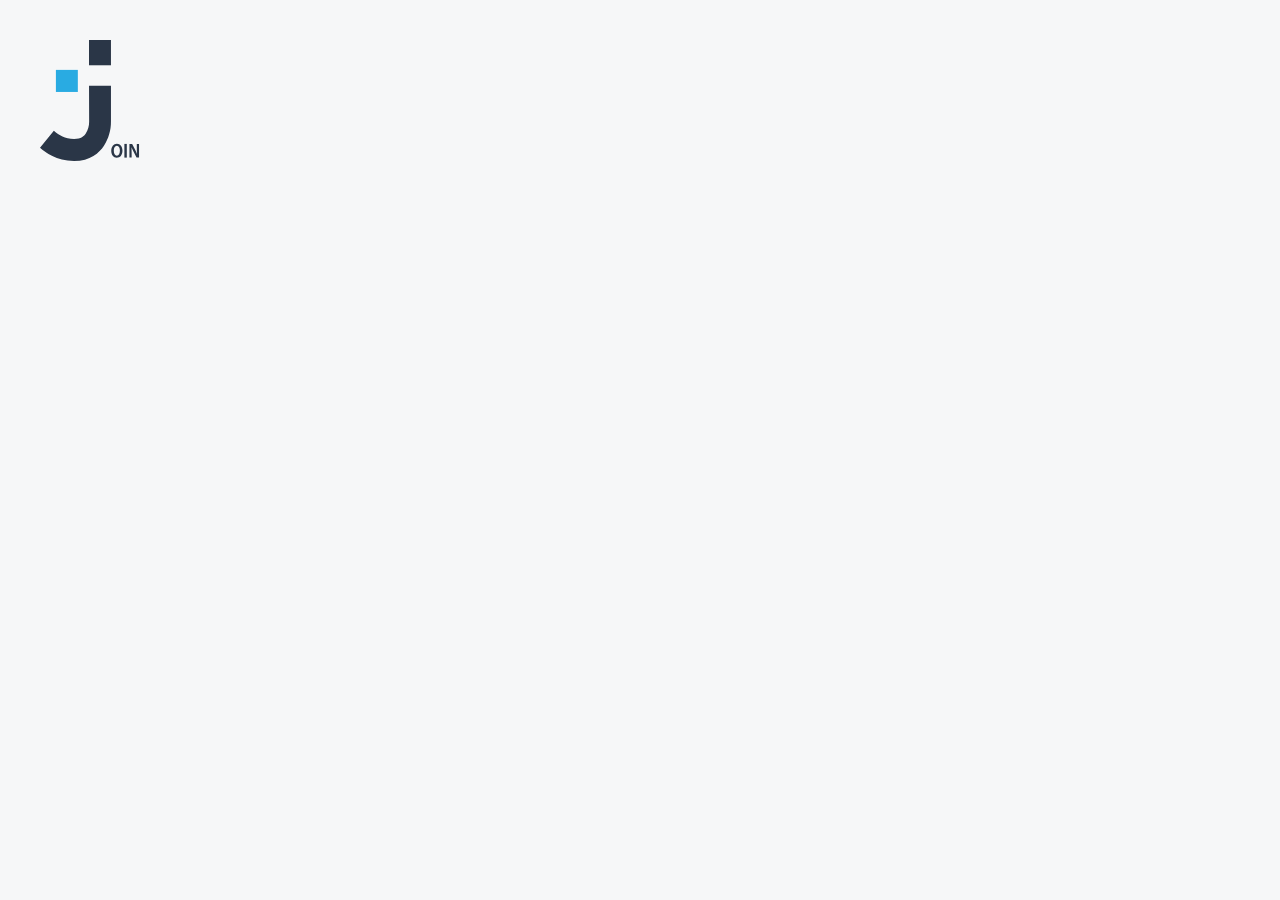
<file: index.html>
<!DOCTYPE html>
<html lang="en">

<head>
  <meta charset="UTF-8">
  <meta name="viewport" content="width=device-width, initial-scale=1.0">
  <title>Join</title>
  <link rel="icon" type="image/svg+xml" href="./assets/icons/logo.svg">
  <link rel="stylesheet" href="./css/styles.css">

  <link rel="stylesheet" href="./css/login.css">

</head>

<body class="loginBody" onload="logoutUser();">

  <div id="startScreen">
    <img src="./assets/icons/logo.svg" alt="Join Logo" class="startLogo">
  </div>


  <div class="loginHeader">
    <img src="./assets/icons/logo.svg" alt="Logo">
    <p class="signupPrompt signupPromptDesktop">
      Not a Join user?
      <a href="./pages/signup.html">
        <button type="button">Sign up</button>
      </a>
    </p>
  </div>

  <main id="mainContent">

    <div class="loginFormWrapper">
      <form id="loginForm" novalidate>
        <h2>Log in</h2>
        <div class="line"></div>
        <div class="loginInputWrapper">

          <div class="inputWithIcon">
            <input type="email" id="loginEmail" placeholder="E-Mail" required />
            <img src="./assets/icons/mail.svg" alt="" class="inputIcon" />
          </div>

          <div class="inputWithIcon passwordInput">
            <input type="password" id="loginPassword" placeholder="Password" required />

            <img src="./assets/icons/pw_lock.svg" alt="" class="inputIcon passwordLockIcon" />

            <button type="button" class="passwordVisibilityButton" aria-label="Show password"
              onclick="togglePasswordVisibility('loginPassword', this)">
              <img src="./assets/icons/pw_visibility_on.svg" alt="" />
            </button>
          </div>
          <span class="loginDismatchInfo" id="loginError">
            Check your email and password. Please try again.
          </span>
        </div>

        <div class="loginButtons">
          <button type="submit" id="userLogin">Log in</button>
          <button type="button" id="guestLogin">Guest Login</button>
        </div>
      </form>
    </div>
    <p class="signupPrompt signupPromptMobile">
      Not a Join user?
      <a href="./pages/signup.html">
        <button type="button">Sign up</button>
      </a>
    </p>
  </main>

  <footer>
    <div class="footerLinks">
      <a href="./pages/privacy.html">Privacy Policy</a>
      <a href="./pages/legals.html">Legal notice</a>
    </div>
  </footer>
  <script src="./scripts/auth.js"></script>
  <script src="./scripts/index.js"></script>
</body>

</html>
</file>
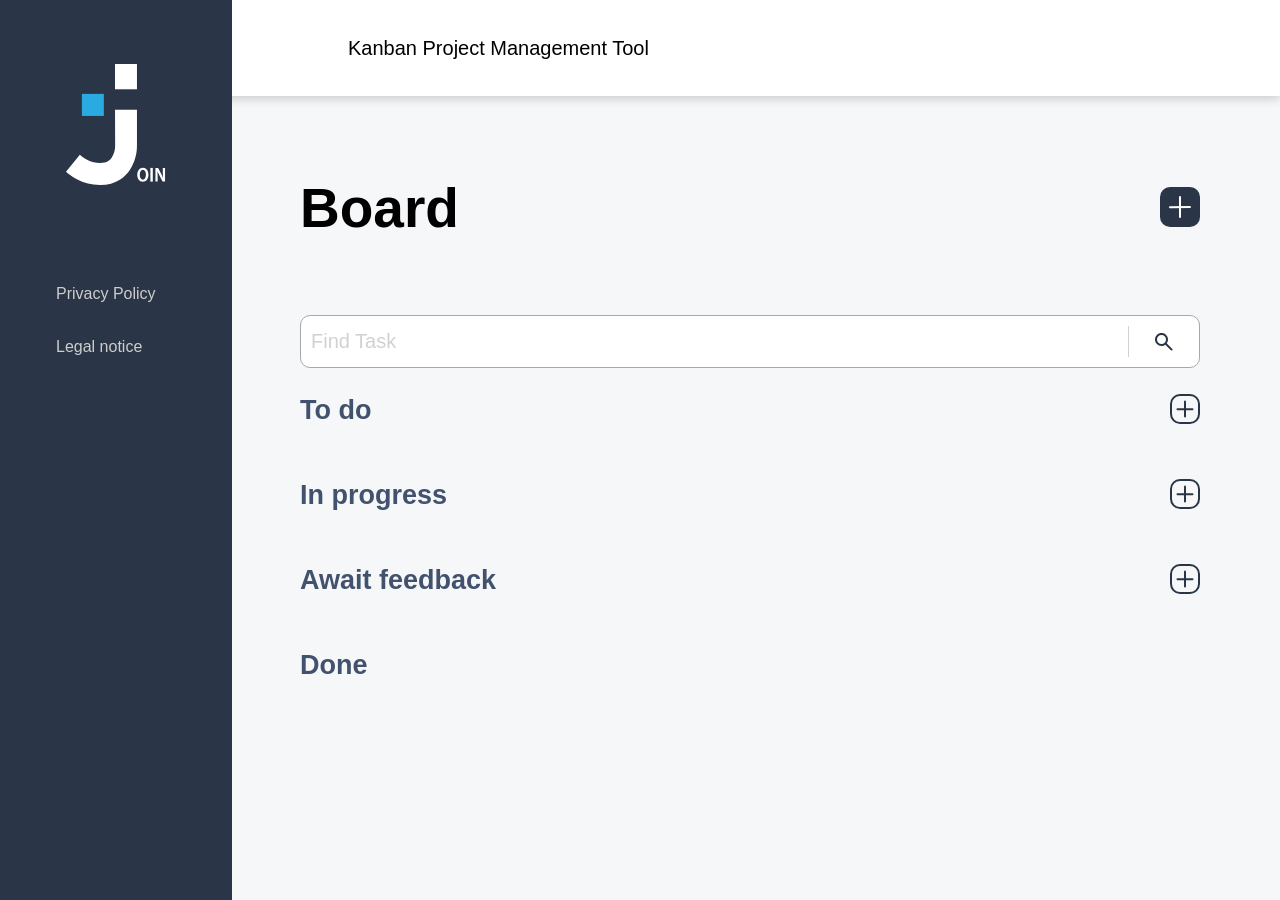
<file: board.html>
<!doctype html>
<html lang="com">

<head>
  <meta charset="UTF-8" />
  <meta name="viewport" content="width=device-width, initial-scale=1.0" />
  <link rel="shortcut icon" href="./assets/img/Capa 1.svg" type="image/x-icon" />
  <script src="./scripts/board.js"></script>
  <script src="./scripts/edit-task-contacts.js"></script>
  <script src="./scripts/task-open.js"></script>
  <script src="./scripts/task.js"></script>
  <script src="./scripts/task-contacts.js"></script>
  <script src="./scripts/tasktemplate.js"></script>
  <script src="./scripts/edit-tasktemplate.js"></script>
  <script src="./scripts/contacts-data.js"></script>
  <script src="./scripts/contacts-templates.js"></script>
  <script src="./scripts/contacts.js"></script>
  <script src="./scripts/auth.js"></script>
  <script src="./scripts/edit-task.js"></script>
  <link rel="stylesheet" href="./css/task.css" />
  <link rel="stylesheet" href="./css/board.css" />
  <link rel="stylesheet" href="./css/style.css" />
  <title>Join - Board</title>
  <link rel="icon" type="image/svg+xml" href="./assets/icons/logo.svg" />
</head>

<body onclick="
      submenuClose();
      addTaskClose();
      taskClose();
      closeContactList(); 
      closeCategoryOptions();
    " onload="setMinDate(); updateHTML(); loadContacts();" id="body">
  <header>
    <nav>
      <h2>Kanban Project Management Tool</h2>
      <div class="no-display" id="initals-help">
        <a href="./pages/help.html"><img src="./assets/img/help.svg" alt="help" /></a><button id="userInitials" onclick="
              submenuOpen();
              logDownWBubblingProtection(event);
            ">
          G
        </button>
      </div>
    </nav>
    <dialog onload="logDownWBubblingProtection(event)" id="submenu" class="submenu">
      <a class="help-submenu" href="./pages/help.html">Help</a>
      <a href="./pages/legals.html">Legal Notice</a>
      <a href="./pages/privacy.html">Privacy Policy</a>
      <a href="./index.html" onclick="logoutUser()">Log out</a>
    </dialog>
  </header>
  <main>
    <div class="menu">
      <img src="./assets/img/Join logo vector.svg" alt="join logo" />
      <nav>
        <ul id="menu" class="no-display">
          <a class="menu-top" href="./summary.html"><img src="./assets/img/Vector.svg" alt="vector.svg" />Summary</a>
          <a class="menu-top" href="./task.html"><img src="./assets/img/edit_square.svg" alt="edit square png" />Add
            Task</a>
          <a class="current-page" href=""><img src="./assets/img/Iconshover.svg" alt="board icon" />Board</a>
          <a class="menu-top" href="./contacts.html"><img src="./assets/img/perm_contact_calendar.svg"
              alt="perm contact calendar.svg" />Contacts</a>
        </ul>

        <ul>
          <a class="menu-bottom" href="./pages/privacy.html">Privacy Policy</a>
          <a class="menu-bottom" href="./pages/legals.html">Legal notice</a>
        </ul>
      </nav>
    </div>

    <section>
      <div class="title">
        <h1>Board <a href="./task.html" class="add-task-mobile"><img src="./assets/img/plus add task mobile.svg"
              alt="add-task.button"></a></h1>

        <span>
          <div class="searchbar">
            <input type="search" id="search-bar" placeholder="Find Task" oninput="searchTasks()" />
            <div></div>
            <button class="search-btn">
              <img src="./assets/img/search.svg" alt="search svg" />
            </button>
          </div>

          <button class="add-task-btn" onclick="
                addtaskOpen();
                logDownWBubblingProtection(event);
              ">
            Add task <img src="./assets/img/add.svg" alt="add svg" />
          </button>
        </span>
      </div>
      <article>
        <figure>
          <div class="category">
            <h3>To do</h3>
            <button onclick="
                  addtaskOpen();
                  logDownWBubblingProtection(event);
                ">
              <img src="./assets/img/plus button.svg" alt="add svg" />
            </button>
            <a href="./task.html" class="plus-button-mobile">
              <img src="./assets/img/plus button mobile.svg" alt="plus-button">
            </a>
          </div>
          <div id="to-do" class="task-cards" ondrop="moveTo('To do'); removeHighlight('to-do');"
            ondragleave="removeHighlight('to-do')" ondragover="allowDrop(event); highlight('to-do')">
          </div>


        </figure>

        <figure onclick="
              logDownWBubblingProtection(event);
            ">
          <div class="category">
            <h3>In progress</h3>
            <button onclick="
                  addtaskOpen();
                  logDownWBubblingProtection(event);
                ">
              <img src="./assets/img/plus button.svg" alt="add svg" />
            </button>
            <a href="./task.html" class="plus-button-mobile">
              <img src="./assets/img/plus button mobile.svg" alt="plus-button">
            </a>
          </div>
          <div id="in-progress" class="task-cards" ondrop="moveTo('In progress'); removeHighlight('in-progress');"
            ondragleave="removeHighlight('in-progress')" ondragover="allowDrop(event); highlight('in-progress');">
          </div>
        </figure>

        <figure>
          <div class="category">
            <h3>Await feedback</h3>
            <button onclick="
                  addtaskOpen();
                  logDownWBubblingProtection(event);
                ">
              <img src="./assets/img/plus button.svg" alt="add svg" />
            </button>
            <a href="./task.html" class="plus-button-mobile">
              <img src="./assets/img/plus button mobile.svg" alt="plus-button">
            </a>
          </div>
          <div id="await-feedback" class="task-cards"
            ondrop="moveTo('Await feedback'); removeHighlight('await-feedback');"
            ondragleave="removeHighlight('await-feedback')" ondragover="allowDrop(event); highlight('await-feedback');">
          </div>
        </figure>

        <figure>
          <div class="category">
            <h3>Done</h3>
          </div>
          <div id="done" class="task-cards" ondrop="moveTo('Done'); removeHighlight('done');"
            ondragleave="removeHighlight('done')" ondragover="allowDrop(event); highlight('done');">
          </div>
        </figure>
      </article>
      <dialog onload="logDownWBubblingProtection(event);" id="add-task" class="add-task" onclick="closeContactList(); closeCategoryOptions();">
        <form onsubmit="addToTasks(event)" onclick="logDownWBubblingProtection(event); closeContactList(); closeCategoryOptions();" id="task-form" novalidate>
          <div class="add-task-content">
            <h1>Add Task <button onclick="addTaskClose()" type="button">
                <img src="./assets/img/cancel.svg" alt="cancel" />
              </button></h1>

            <div>
              <div class="formular">
                <div class="form-area">
                  <div class="form-area-fields">
                    <label for="title">Title<span style="color: rgba(255, 129, 144, 1)">*</span></label>
                    <input id="title" type="text" placeholder="Enter a title" />
                    <div class="validation-message" id="validation-message"></div>
                  </div>

                  <div class="form-area-fields">
                    <label for="description">Description</label>
                    <div class="custom-textarea">
                      <textarea oninput="limitTextarea(this);" id="description" name="description"
                        placeholder="Enter a Description"></textarea>
                      <img src="./assets/img/Recurso.svg" alt="Recurso" class="resize-handle"
                        onmousedown="startResize(event, 'description')" draggable="false">
                    </div>
                  </div>

                  <div class="form-area-fields">
                    <label for="due-date">Due date<span style="color: rgba(255, 129, 144, 1)">*</span></label>
                    <div id="date-input" class="date-input" onclick="document.getElementById('due-date').showPicker()">
                      <input type="date" id="due-date" name="due-date" required />
                      <img src="./assets/img/event.svg" alt="calender">
                    </div>
                    <div class="validation-message" id="validation-message"></div>
                  </div>
                </div>

                <div class="form-line"></div>

                <div class="form-area">
                  <div class="form-area-fields">
                    <label>Priority</label>
                    <div class="priority">
                      <input class="radio__input" type="radio" id="urgent" name="priority" value="urgent" />
                      <label class="radio__label-urgent" for="urgent">Urgent <img src="./assets/img/urgent.svg"
                          alt="urgent" /></label>

                      <input class="radio__input" type="radio" id="medium" name="priority" value="medium" checked/>
                      <label class="radio__label-medium" for="medium">Medium <img src="./assets/img/medium.svg"
                          alt="medium" /></label>

                      <input class="radio__input" type="radio" id="low" name="priority" value="low" />
                      <label class="radio__label-low" for="low">Low <img src="./assets/img/low.svg" alt="low" /></label>
                    </div>
                  </div>

                  <div class="form-area-fields">
                    <label for="contacts">Assigned to</label>
                    <div class="assigned-to">
                      <div class="custom-selectbox" onclick="logDownWBubblingProtection(event); toggleContactList();">
                        <input type="search" id="contacts" name="contacts" placeholder="Select contacts to assign"
                          oninput="searchContacts();" />
                        <div id="contacts-arrow" class="arrow">
                          <img src="./assets/img/arrow_drop_down.svg" alt="arrow_drop_down" />
                        </div>
                      </div>

                      <div class="contact-list display-none" id="contact-list" onclick="logDownWBubblingProtection(event);""></div>
                    </div>
                    <div id="contact-line" class="contact-line"></div>
                  </div>

                  <div class="form-area-fields">
                    <label>Category<span style="color: rgba(255, 129, 144, 1)">*</span></label>

                    <div class="custom-select">
                      <div class="custom-selectbox" style="padding-left: 15px" onclick="logDownWBubblingProtection(event); toggleCategoryOptions()"
                        id="custom-category-input">
                        <input type="text" name="category" id="category-input" placeholder="Select task category"
                          class="category-input">
                        <div class="arrow" id="category-arrow">
                          <img src="./assets/img/arrow_drop_down.svg" alt="arrow_drop_down" />
                        </div>
                      </div>
                      <div class="validation-message" id="validation-message"></div>
                      <div class="category-options display-none" id="category-options">
                        <div onclick="selectCategory('Technical Task')">Technical Task</div>
                        <div onclick="selectCategory('User Story')">User Story</div>
                      </div>

                    </div>
                  </div>

                  <div class="form-area-fields">
                    <label for="subtask">Subtasks</label>
                    <div class="subtask-input-container">
                      <input id="subtask" type="text" placeholder="Add new subtask" />

                      <div class="subtask-actions">
                        <button onclick="clearSubtask()" type="button"><img src="./assets/img/cancel.svg"
                            alt="close"></button>
                        <div class="line"></div>
                        <button onclick="addSubtask()" type="button"><img src="./assets/img/checkblue.svg"
                            alt="check"></button>
                      </div>
                    </div>

                    <ul class="subtask-interaction" id="subtask-interaction"></ul>

                  </div>
                </div>
              </div>

              <div class="form-footer">
                <div>
                  <span style="color: rgba(255, 129, 144, 1); font-size: 20px">*</span>This field is required
                </div>

                <div>
                  <button onclick="addTaskClose();" class="cancel" type="button">
                    Cancel<img class="button-icon" src="./assets/img/cancel.svg" alt="cancel" /><img
                      class="button-icon-hover" src="./assets/img/cancelhover.svg" alt="cancelhover" />
                  </button>
                  <button class="create-task" type="submit">
                    <input id="create-task" value="Create Task" type="submit" /><img src="./assets/img/check.svg"
                      alt="check" />
                  </button>
                </div>
              </div>
            </div>
          </div>
        </form>
        </div>
      </dialog>




      <dialog class="task" onload="logDownWBubblingProtection(event);" id="task">

      </dialog>
    </section>
    <dialog id="success-dialog" class="success-dialog">Task added to board <img src="./assets/img/Iconshover.svg"
        alt="success"></dialog>
  </main>
</body>

</html>
</file>
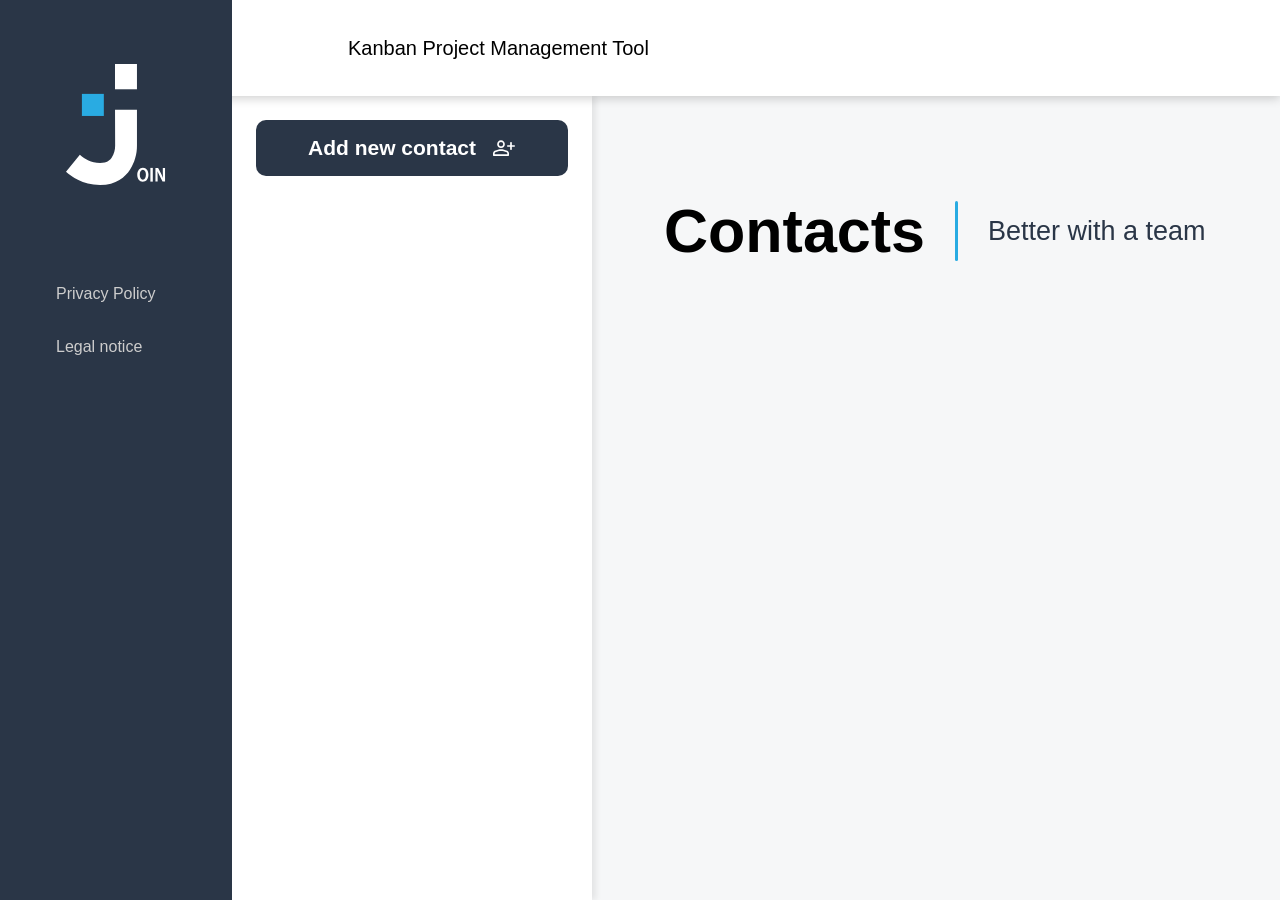
<file: contacts.html>
<!doctype html>
<html lang="en">

<head>
	<meta charset="UTF-8" />
	<meta name="viewport" content="width=device-width, initial-scale=1.0" />
	<link rel="stylesheet" href="./css/style.css" />
	<link rel="stylesheet" href="./css/contacts.css" />
	<script src="./scripts/summary.js"></script>

	<script src="./scripts/contacts-data.js"></script>
	<script src="./scripts/contacts-templates.js"></script>
	<script src="./scripts/contacts-overlay.js"></script>
	<script src="./scripts/contacts.js"></script>
	<script src="./scripts/auth.js"></script>
	<link rel="shortcut icon" href="./assets/img/Capa 1.svg" type="image/x-icon" />
	<title>Join - Contacts</title>
	<link rel="icon" type="image/svg+xml" href="./assets/icons/logo.svg" />
</head>

<body onload="initContacts()" onclick="
			submenuClose();
			closeMobileContactActions();
		" id="body">
	<header>
		<nav>
			<h2>Kanban Project Management Tool</h2>
			<div class="no-display" id="initals-help">
				<a href="./pages/help.html">
					<img src="./assets/img/help.svg" alt="help" />
				</a>
				<button id="userInitials" onclick="
							submenuOpen();
							logDownWBubblingProtection(event);
						">
					SM
				</button>
			</div>
		</nav>
		<dialog onload="logDownWBubblingProtection(event)" id="submenu" class="submenu">
			<a class="help-submenu" href="./pages/help.html">Help</a>
			<a href="./pages/legals.html">Legal Notice</a>
			<a href="./pages/privacy.html">Privacy Policy</a>
			<a href="./index.html" onclick="logoutUser()">Log out</a>
		</dialog>
	</header>

	<main>
		<div class="menu">
			<img src="./assets/img/Join logo vector.svg" alt="join logo" />
			<nav>
				<ul id="menu" class="no-display">
					<a class="menu-top" href="./summary.html"><img src="./assets/img/Vector.svg"
							alt="summary icon" />Summary</a>
					<a class="menu-top" href="./task.html"><img src="./assets/img/edit_square.svg"
							alt="add task icon" />Add Task</a>
					<a class="menu-top" href="./board.html"><img src="./assets/img/Icons.svg"
							alt="board icon" />Board</a>
					<a class="current-page" href="./contacts.html"><img src="./assets/img/perm_contact_calendar.svg"
							alt="contacts icon" />Contacts</a>
				</ul>

				<ul>
					<a class="menu-bottom" href="./pages/privacy.html">Privacy Policy</a>
					<a class="menu-bottom" href="./pages/legals.html">Legal notice</a>
				</ul>
			</nav>
		</div>

		<section id="contactsPage" class="contacts-page">
			<aside class="contacts-list-panel">
				<button class="add-contact-button" type="button" onclick="
							openAddContactOverlay();
							logDownWBubblingProtection(event);
						">
					Add new contact
					<img src="./assets/icons/person_add.svg" alt="" />
				</button>

				<div id="contactsList" class="contacts-list"></div>
			</aside>

			<section class="contacts-detail-panel">
				<div class="contacts-title">
					<button class="mobile-page-back" type="button" onclick="showContactsListMobile()"
						aria-label="Back to contacts">
						<img src="./assets/icons/arrow_left.svg" alt="" />
					</button>
					<h1>Contacts</h1>
					<div></div>
					<h2>Better with a team</h2>
				</div>

				<article id="contactDetail" class="contact-detail"></article>
			</section>
		</section>

		<dialog id="contactOverlay" class="contact-overlay" onclick="logDownWBubblingProtection(event)">
			<form id="contactForm" class="contact-modal" onsubmit="saveContact(event)" novalidate>
				<aside class="contact-modal-sidebar">
					<button class="mobile-contact-modal-close" type="button" onclick="closeContactOverlay()">
						<img src="./assets/icons/close_light.svg" alt="" />
					</button>
					<img class="contact-modal-logo" src="./assets/img/Join logo vector.svg" alt="Join logo" />
					<h2 id="contactOverlayTitle">Add contact</h2>
					<p id="contactOverlaySubtitle">
						Tasks are better with a team!
					</p>
					<div></div>
				</aside>

				<div class="contact-modal-content">
					<button class="contact-modal-close" type="button" onclick="closeContactOverlay()">
						<img src="./assets/icons/close_dark.svg" alt="" />
					</button>

					<div id="contactOverlayAvatar" class="contact-modal-avatar empty-avatar">
						<img src="./assets/icons/person.svg" alt="" />
					</div>

					<div class="contact-modal-fields">
						<label class="contact-input">
							<input id="contactNameInput" type="text" placeholder="Name" required />
							<img src="./assets/icons/person.svg" alt="" />
						</label>

						<label class="contact-input">
							<input id="contactEmailInput" type="email" placeholder="Email" required />
							<img src="./assets/icons/mail.svg" alt="" />
						</label>

						<label class="contact-input">
							<input id="contactPhoneInput" type="tel" placeholder="Phone" required />
							<img src="./assets/icons/call.svg" alt="" />
						</label>

						<div class="contact-modal-actions">
							<button id="contactCancelButton" class="secondary-contact-button" type="button"
								onclick="closeContactOverlay()">
								<span id="contactCancelButtonText">Cancel</span>
								<img id="contactCancelButtonIcon" src="./assets/icons/close_dark.svg" alt="" />
							</button>
							<button id="contactSubmitButton" class="primary-contact-button" type="submit">
								<span id="contactSubmitButtonText">Create contact</span>
								<img src="./assets/icons/check_light.svg" alt="" />
							</button>
						</div>
					</div>
				</div>
			</form>
		</dialog>

		<div id="contactToast" class="contact-toast">
			Contact successfully created
		</div>
	</main>
</body>

</html>
</file>
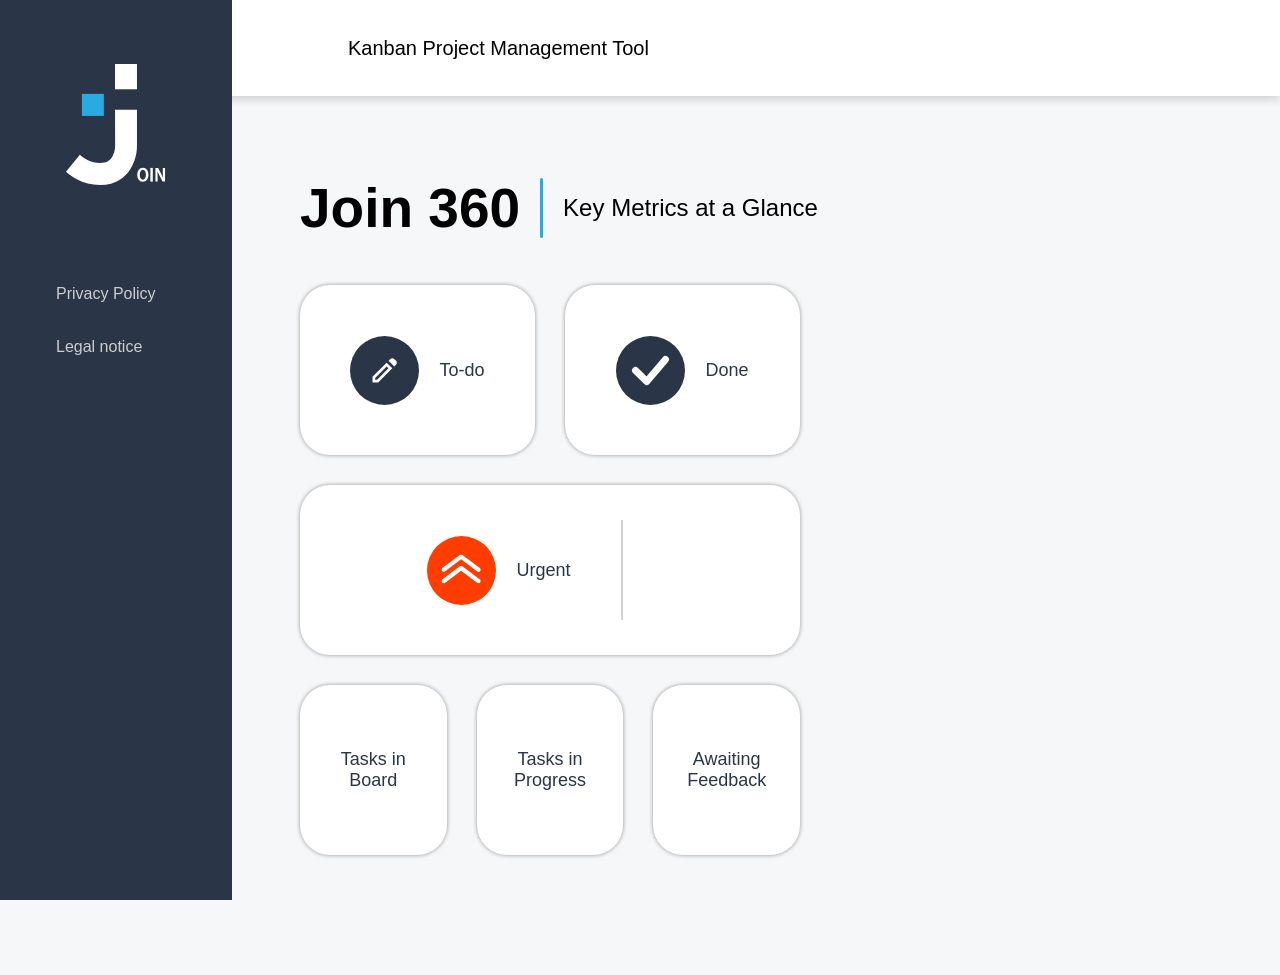
<file: summary.html>
<!doctype html>
<html lang="com">

<head>
  <meta charset="UTF-8" />
  <meta name="viewport" content="width=device-width, initial-scale=1.0" />
  <link rel="stylesheet" href="./css/summary.css" />
  <link rel="stylesheet" href="./css/style.css" />
  <script src="./scripts/summary.js"></script>
  <script src="./scripts/task.js"></script>
  <script src="./scripts/board.js"></script>
  <script src="./scripts/auth.js"></script>
  <script src="./scripts/tasktemplate.js"></script>
  <link rel="shortcut icon" href="./assets/img/Capa 1.svg" type="image/x-icon" />
  <title>Join - Summary</title>
  <link rel="icon" type="image/svg+xml" href="./assets/icons/logo.svg" />
</head>

<body id="body" onload="
      fetchData();
      greeting();
    " onclick="submenuClose()" id="body">
  <header>
    <nav>
      <h2>Kanban Project Management Tool</h2>
      <div class="no-display" id="initals-help">
        <a href="./pages/help.html"><img src="./assets/img/help.svg" alt="help" /></a><button id="userInitials" onclick="
              submenuOpen();
              logDownWBubblingProtection(event);
            ">
          G
        </button>
      </div>
    </nav>
    <dialog onload="logDownWBubblingProtection(event)" id="submenu" class="submenu">
      <a class="help-submenu" href="./pages/help.html">Help</a>
      <a href="./pages/legals.html">Legal Notice</a>
      <a href="./pages/privacy.html">Privacy Policy</a>
      <a href="./index.html" onclick="logoutUser()">Log out</a>
    </dialog>
  </header>

  <main>
    <div class="menu">
      <img src="./assets/img/Join logo vector.svg" alt="join logo" />
      <nav>
        <ul id="menu" class="no-display">
          <a class="current-page" href=""><img src="./assets/img/vectorhover.svg" alt="vectorhover.svg" />Summary</a>
          <a class="menu-top" href="./task.html"><img src="./assets/img/edit_square.svg" alt="edit square svg" />Add
            Task</a>
          <a class="menu-top" href="./board.html"><img src="./assets/img/Icons.svg" alt="board icon" />Board</a>
          <a class="menu-top" href="./contacts.html"><img src="./assets/img/perm_contact_calendar.svg"
              alt="perm contact calendar.svg" />Contacts</a>
        </ul>

        <ul>
          <a class="menu-bottom" href="./pages/privacy.html">Privacy Policy</a>
          <a class="menu-bottom" href="./pages/legals.html">Legal notice</a>
        </ul>
      </nav>
    </div>

    <section>
      <div class="title" id="summary-title">
        <h1>Join 360</h1>
        <div></div>
        <h3>Key Metrics at a Glance</h3>
        <span></span>
      </div>
      <article>
        <div id="summary">
          <figure>
            <a href="./board.html">
              <img class="button-icon" src="./assets/img/Frame 59.svg" alt="ellipse" />
              <img class="button-icon-hover" src="./assets/img/ellipsehover.svg" alt="ellipse hover" />
              <span>
                <h4 id="to-do-count"></h4>
                To-do
              </span>
            </a>

            <a href="./board.html">
              <img class="button-icon" src="./assets/img/Group 7.svg" alt="done svg" />
              <img class="button-icon-hover" src="./assets/img/donehover.svg" alt="donehover svg" />
              <span>
                <h4 id="done-count"></h4>
                Done
              </span>
            </a>
          </figure>

          <a href="./board.html" class="deadline">
            <img src="./assets/img/urgent1.svg" alt="urgent png" />
            <span>
              <h4 id="urgent-count"></h4>
              Urgent
            </span>
            <div></div>
            <p id="next-deadline"></p>
          </a>

          <figure>
            <a href="./board.html">
              <span>
                <h4 id="tasks-count"></h4>
                Tasks in Board
              </span>
            </a>

            <a href="./board.html">
              <span>
                <h4 id="progress-count"></h4>
                Tasks in Progress
              </span>
            </a>

            <a href="./board.html">
              <span>
                <h4 id="feedback-count"></h4>
                Awaiting Feedback
              </span>
            </a>
          </figure>
        </div>
        <div id="greeting" class="greeting"></div>
      </article>
    </section>
  </main>
</body>

</html>
</file>
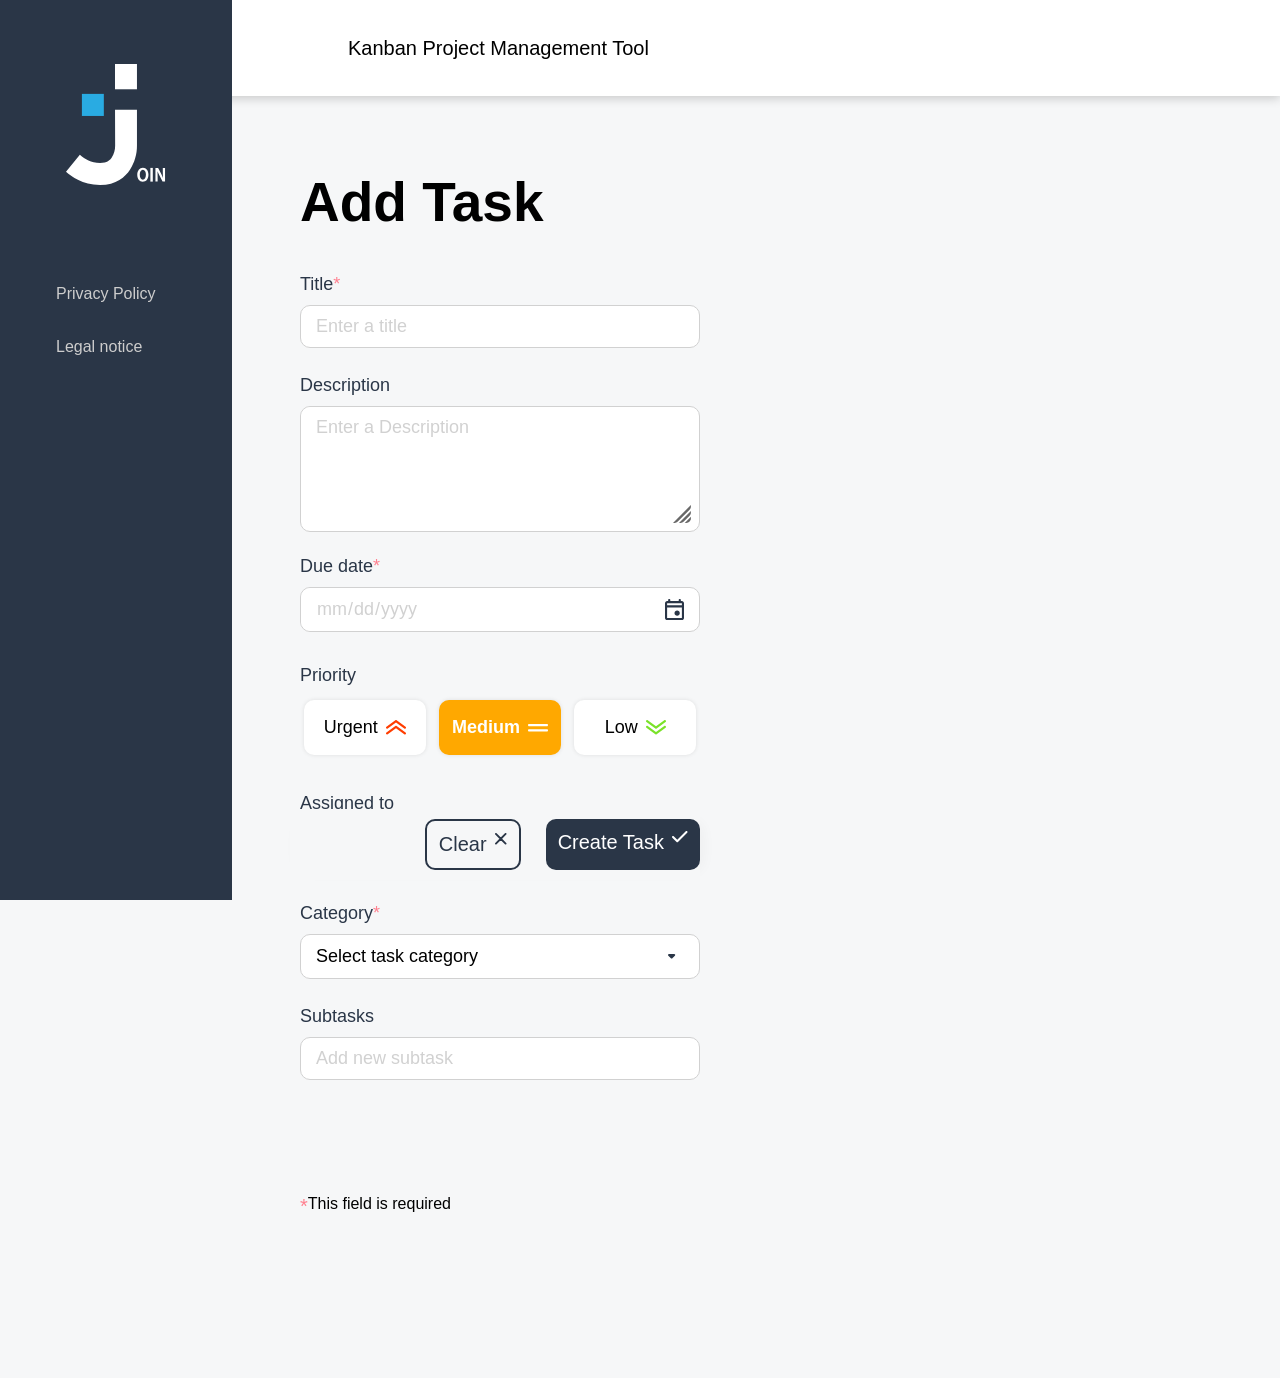
<file: task.html>
<!doctype html>
<html lang="com">

<head>
  <meta charset="UTF-8" />
  <meta name="viewport" content="width=device-width, initial-scale=1.0" />
  <script src="./scripts/board.js"></script>
  <script src="./scripts/task.js"></script>
  <script src="./scripts/task-contacts.js"></script>
  <script src="./scripts/script.js"></script>
  <script src="./scripts/tasktemplate.js"></script>
  <script src="./scripts/contacts-data.js"></script>
  <script src="./scripts/contacts-templates.js"></script>
  <script src="./scripts/contacts.js"></script>
  <script src="./scripts/auth.js"></script>
  <link rel="stylesheet" href="./css/board.css" />
  <link rel="stylesheet" href="./css/task.css" />
  <link rel="stylesheet" href="./css/style.css" />
  <title>Join - Task</title>
  <link rel="icon" type="image/svg+xml" href="./assets/icons/logo.svg" />
</head>

<body onload="setMinDate(); loadContacts();" onclick="closeContactList(); closeCategoryOptions(); submenuClose();"
  id="body">
  <header>
    <nav>
      <h2>Kanban Project Management Tool</h2>
      <div class="no-display" id="initals-help">
        <a href="./pages/help.html"><img src="./assets/img/help.svg" alt="help" /></a><button id="userInitials" onclick="
              submenuOpen();
              logDownWBubblingProtection(event);
            ">
          G
        </button>
      </div>
    </nav>
    <dialog onload="logDownWBubblingProtection(event)" id="submenu" class="submenu">
      <a class="help-submenu" href="./pages/help.html">Help</a>
      <a href="./pages/legals.html">Legal Notice</a>
      <a href="./pages/privacy.html">Privacy Policy</a>
      <a href="./index.html" onclick="logoutUser()">Log out</a>
    </dialog>
  </header>
  <main>
    <div class="menu">
      <img src="./assets/img/Join logo vector.svg" alt="join logo" />
      <nav>
        <ul id="menu" class="no-display">
          <a class="menu-top" href="./summary.html"><img src="./assets/img/Vector.svg" alt="vector.svg" />Summary</a>
          <a class="current-page"><img src="./assets/img/edit_square.svg" alt="edit square png" />Add Task</a>
          <a class="menu-top" href="./board.html"><img src="./assets/img/Iconshover.svg" alt="board icon" />Board</a>
          <a class="menu-top" href="./contacts.html"><img src="./assets/img/perm_contact_calendar.svg"
              alt="perm contact calendar.svg" />Contacts</a>
        </ul>

        <ul>
          <a class="menu-bottom" href="./pages/privacy.html">Privacy Policy</a>
          <a class="menu-bottom" href="./pages/legals.html">Legal notice</a>
        </ul>
      </nav>
    </div>
    <section>
      <form onsubmit="addToTasks(event)" id="task-form" class="addtask-form" novalidate>
        <div class="add-task-content no-padding">
          <h1>Add Task</h1>

          <div class="form-width">
            <div class="formular">
              <div class="form-area">
                <div class="form-area-fields">
                  <label for="title">Title<span style="color: rgba(255, 129, 144, 1)">*</span></label>
                  <input id="title" type="text" placeholder="Enter a title" />
                  <div class="validation-message" id="validation-message"></div>
                </div>

                <div class="form-area-fields">
                  <label for="description">Description</label>
                  <div class="custom-textarea">
                    <textarea oninput="limitTextarea(this);" id="description" name="description"
                      placeholder="Enter a Description"></textarea>
                    <img src="./assets/img/Recurso.svg" alt="Recurso" class="resize-handle"
                      onmousedown="startResize(event, 'description')" draggable="false">
                  </div>
                </div>

                <div class="form-area-fields">
                  <label for="due-date">Due date<span style="color: rgba(255, 129, 144, 1)">*</span></label>
                  <div id="date-input" class="date-input" onclick="document.getElementById('due-date').showPicker()">
                    <input type="date" id="due-date" name="due-date" required />
                    <img src="./assets/img/event.svg" alt="calender">
                  </div>
                  <div class="validation-message" id="validation-message"></div>
                </div>
              </div>

              <div class="form-line"></div>

              <div class="form-area">
                <div class="form-area-fields">
                  <label>Priority</label>
                  <div class="priority">
                    <input class="radio__input" type="radio" id="urgent" name="priority" value="urgent" />
                    <label class="radio__label-urgent" for="urgent">Urgent <img src="./assets/img/urgent.svg"
                        alt="urgent" /></label>

                    <input class="radio__input" type="radio" id="medium" name="priority" value="medium" checked/>
                    <label class="radio__label-medium" for="medium">Medium <img src="./assets/img/medium.svg"
                        alt="medium" /></label>

                    <input class="radio__input" type="radio" id="low" name="priority" value="low" />
                    <label class="radio__label-low" for="low">Low <img src="./assets/img/low.svg" alt="low" /></label>
                  </div>
                </div>

                <div class="form-area-fields">
                  <label for="contacts">Assigned to</label>
                  <div class="assigned-to">
                    <div class="custom-selectbox" onclick="toggleContactList(); logDownWBubblingProtection(event);">
                      <input type="search" id="contacts" name="contacts" placeholder="Select contacts to assign"
                        oninput="searchContacts();" />
                      <div id="contacts-arrow" class="arrow">
                        <img src="./assets/img/arrow_drop_down.svg" alt="arrow_drop_down" />
                      </div>
                    </div>

                    <div class="contact-list display-none" id="contact-list"
                      onclick="logDownWBubblingProtection(event);"></div>
                  </div>
                  <div id="contact-line" class="contact-line"></div>
                </div>

                <div class="form-area-fields">
                  <label>Category<span style="color: rgba(255, 129, 144, 1)">*</span></label>

                  <div class="custom-select">
                    <div class="custom-selectbox" style="padding-left: 15px"
                      onclick="toggleCategoryOptions(); logDownWBubblingProtection(event);" id="custom-category-input">
                      <input type="text" name="category" id="category-input" placeholder="Select task category"
                        class="category-input">
                      <div class="arrow" id="category-arrow">
                        <img src="./assets/img/arrow_drop_down.svg" alt="arrow_drop_down" />
                      </div>
                    </div>
                    <div class="validation-message" id="validation-message"></div>
                    <div class="category-options display-none" id="category-options"
                      onclick="logDownWBubblingProtection(event);">
                      <div onclick="selectCategory('Technical Task')">Technical Task</div>
                      <div onclick="selectCategory('User Story')">User Story</div>
                    </div>

                  </div>
                </div>

                <div class="form-area-fields">
                  <label for="subtask">Subtasks</label>
                  <div class="subtask-input-container">
                    <input id="subtask" type="text" placeholder="Add new subtask" />

                    <div class="subtask-actions">
                      <button onclick="clearSubtask()" type="button"><img src="./assets/img/cancel.svg"
                          alt="close"></button>
                      <div class="line"></div>
                      <button onclick="addSubtask()" type="button"><img src="./assets/img/checkblue.svg"
                          alt="check"></button>
                    </div>
                  </div>

                  <ul class="subtask-interaction" id="subtask-interaction"></ul>

                </div>
              </div>
            </div>

            <div class="form-footer">
              <div class="required-info">
                <span style="color: rgba(255, 129, 144, 1); font-size: 20px">*</span>This field is required
              </div>

              <div class="clear-create">
                <button onclick="clearTaskForm();" class="cancel" type="button">
                  Clear<img class="button-icon" src="./assets/img/cancel.svg" alt="cancel" /><img
                    class="button-icon-hover" src="./assets/img/cancelhover.svg" alt="cancelhover" />
                </button>
                <button class="create-task" type="submit">
                  <input id="create-task" value="Create Task" type="submit" /><img src="./assets/img/check.svg"
                    alt="check" />
                </button>
              </div>
            </div>
          </div>
        </div>
      </form>
    </section>
    <dialog id="success-dialog" class="success-dialog">Task added to board <img src="./assets/img/Iconshover.svg"
        alt="success"></dialog>
  </main>
</body>

</html>
</file>
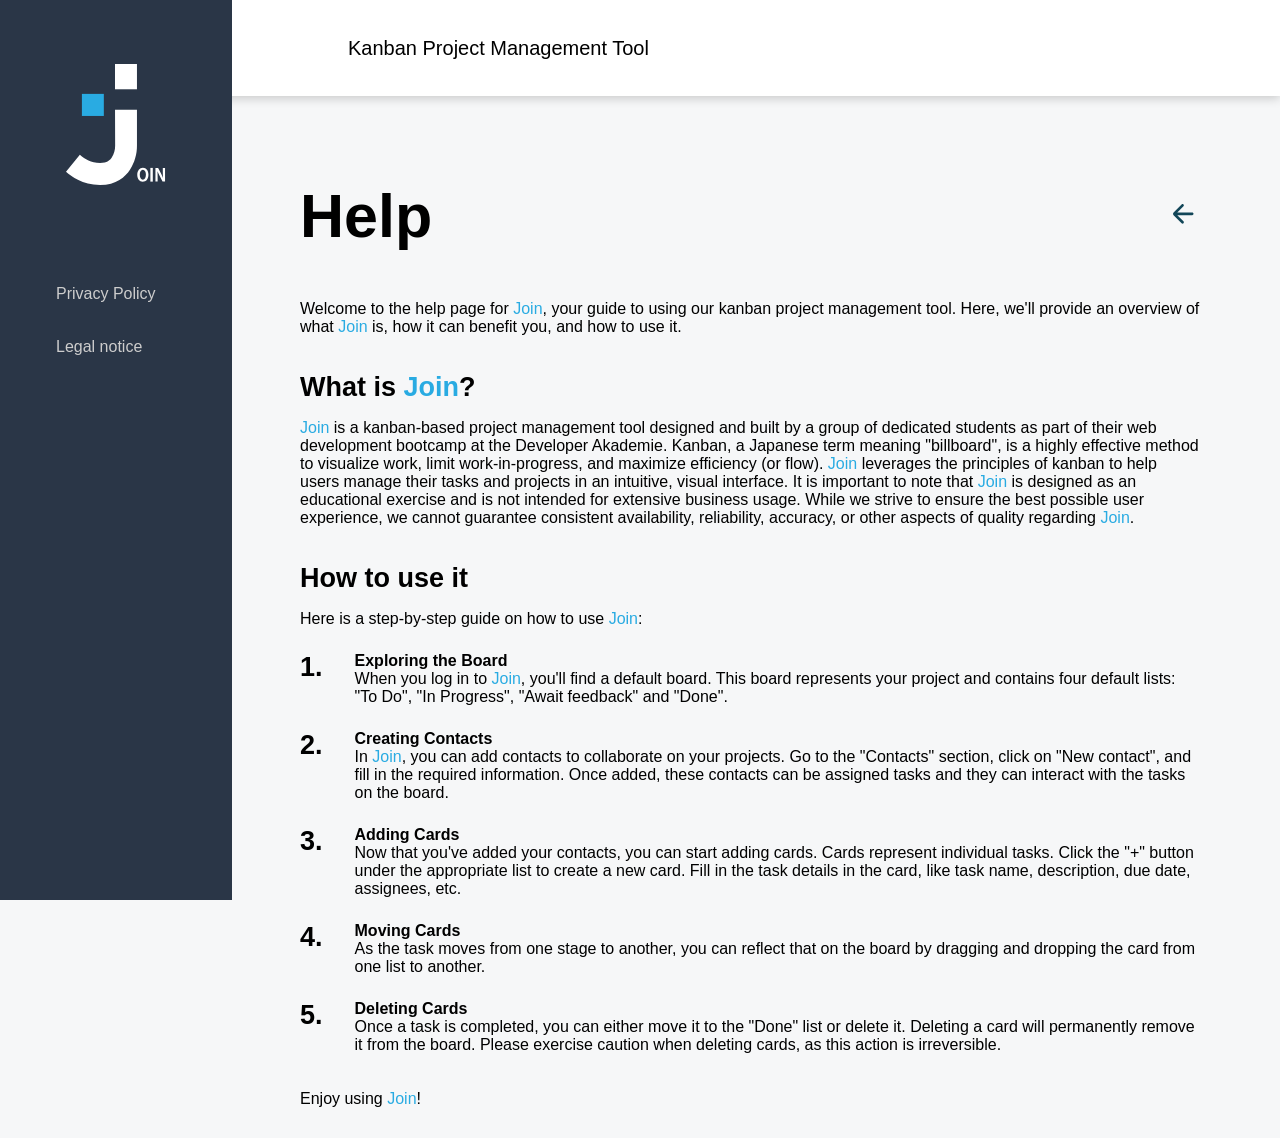
<file: pages/help.html>
<!doctype html>
<html lang="en">

<head>
  <meta charset="UTF-8" />
  <meta name="viewport" content="width=device-width, initial-scale=1.0" />
  <link rel="stylesheet" href="../css/style.css" />
  <link rel="stylesheet" href="../css/legals.css" />
  <link rel="stylesheet" href="../css/help.css" />
  <script src="../scripts/summary.js"></script>
  <script src="../scripts/auth.js"></script>
  <script src="../scripts/tasktemplate.js"></script>
  <link rel="shortcut icon" href="../assets/img/Capa 1.svg" type="image/x-icon" />
  <title>Join - Help</title>
  <link rel="icon" type="image/svg+xml" href="../assets/icons/logo.svg" />
</head>

<body onclick="submenuClose()" id="body">
  <header>
    <nav>
      <h2>Kanban Project Management Tool</h2>
      <div class="no-display" id="initals-help">
        <button id="userInitials" onclick="
              submenuOpen();
              logDownWBubblingProtection(event);
            ">
          G
        </button>
      </div>
    </nav>
    <dialog onload="logDownWBubblingProtection(event)" id="submenu" class="submenu">
      <a href="./legals.html">Legal Notice</a>
      <a href="./privacy.html">Privacy Policy</a>
      <a href="../index.html" onclick="logoutUser()">Log out</a>
    </dialog>
  </header>

  <main>
    <div class="menu">
      <img src="../assets/img/Join logo vector.svg" alt="join logo" />
      <nav>
        <ul id="menu" class="no-display">
          <a class="menu-top" href="../summary.html"><img src="../assets/img/Vector.svg"
              alt="summary icon" />Summary</a>
          <a class="menu-top" href="../task.html"><img src="../assets/img/edit_square.svg" alt="add task icon" />Add
            Task</a>
          <a class="menu-top" href="../board.html"><img src="../assets/img/Icons.svg" alt="board icon" />Board</a>
          <a class="menu-top" href="../contacts.html"><img src="../assets/img/perm_contact_calendar.svg"
              alt="contacts icon" />Contacts</a>
        </ul>

        <ul>
          <a class="menu-bottom" href="./privacy.html">Privacy Policy</a>
          <a class="menu-bottom" href="./legals.html">Legal notice</a>
        </ul>
      </nav>
    </div>

    <section class="legal-content">
      <div class="textWrapper">
        <button class="mobile-page-back" type="button" onclick="history.back()" aria-label="Go back">
          <img src="../assets/icons/arrow_left.svg" alt="" />
        </button>
        <h1>Help <button class="page-back" type="button" onclick="history.back()" aria-label="Go back">
            <img src="../assets/img/goback.svg" alt="" />
          </button></h1>

        <section>
          <p>
            Welcome to the help page for <span class="brandName">Join</span>,
            your guide to using our kanban project management tool. Here,
            we'll provide an overview of what
            <span class="brandName">Join</span> is, how it can benefit you,
            and how to use it.
          </p>
        </section>

        <section>
          <h2>What is <span class="brandName">Join</span>?</h2>
          <p>
            <span class="brandName">Join</span> is a kanban-based project
            management tool designed and built by a group of dedicated
            students as part of their web development bootcamp at the
            Developer Akademie. Kanban, a Japanese term meaning "billboard",
            is a highly effective method to visualize work, limit
            work-in-progress, and maximize efficiency (or flow).
            <span class="brandName">Join</span> leverages the principles of
            kanban to help users manage their tasks and projects in an
            intuitive, visual interface. It is important to note that
            <span class="brandName">Join</span> is designed as an educational
            exercise and is not intended for extensive business usage. While
            we strive to ensure the best possible user experience, we cannot
            guarantee consistent availability, reliability, accuracy, or other
            aspects of quality regarding <span class="brandName">Join</span>.
          </p>
        </section>

        <section>
          <h2>How to use it</h2>
          <p>
            Here is a step-by-step guide on how to use
            <span class="brandName">Join</span>:
          </p>
          <div class="guideWrapper">
            <div class="guideStep">
              <span class="guideStepNumber"><b>1.</b></span>
              <p class="guideStepDescription">
                <b>Exploring the Board</b><br />
                When you log in to <span class="brandName">Join</span>, you'll
                find a default board. This board represents your project and
                contains four default lists: "To Do", "In Progress", "Await
                feedback" and "Done".
              </p>
            </div>

            <div class="guideStep">
              <span class="guideStepNumber"><b>2.</b></span>
              <p class="guideStepDescription">
                <b>Creating Contacts</b><br />
                In <span class="brandName">Join</span>, you can add contacts
                to collaborate on your projects. Go to the "Contacts" section,
                click on "New contact", and fill in the required information.
                Once added, these contacts can be assigned tasks and they can
                interact with the tasks on the board.
              </p>
            </div>

            <div class="guideStep">
              <span class="guideStepNumber"><b>3.</b></span>
              <p class="guideStepDescription">
                <b>Adding Cards</b><br />
                Now that you've added your contacts, you can start adding
                cards. Cards represent individual tasks. Click the "+" button
                under the appropriate list to create a new card. Fill in the
                task details in the card, like task name, description, due
                date, assignees, etc.
              </p>
            </div>

            <div class="guideStep">
              <span class="guideStepNumber"><b>4.</b></span>
              <p class="guideStepDescription">
                <b>Moving Cards</b><br />
                As the task moves from one stage to another, you can reflect
                that on the board by dragging and dropping the card from one
                list to another.
              </p>
            </div>

            <div class="guideStep">
              <span class="guideStepNumber"><b>5.</b></span>
              <p class="guideStepDescription">
                <b>Deleting Cards</b><br />
                Once a task is completed, you can either move it to the "Done"
                list or delete it. Deleting a card will permanently remove it
                from the board. Please exercise caution when deleting cards, as
                this action is irreversible.
              </p>
            </div>
          </div>
        </section>

        <section>
          Enjoy using <span class="brandName">Join</span>!
        </section>
      </div>
    </section>
  </main>
</body>

</html>
</file>
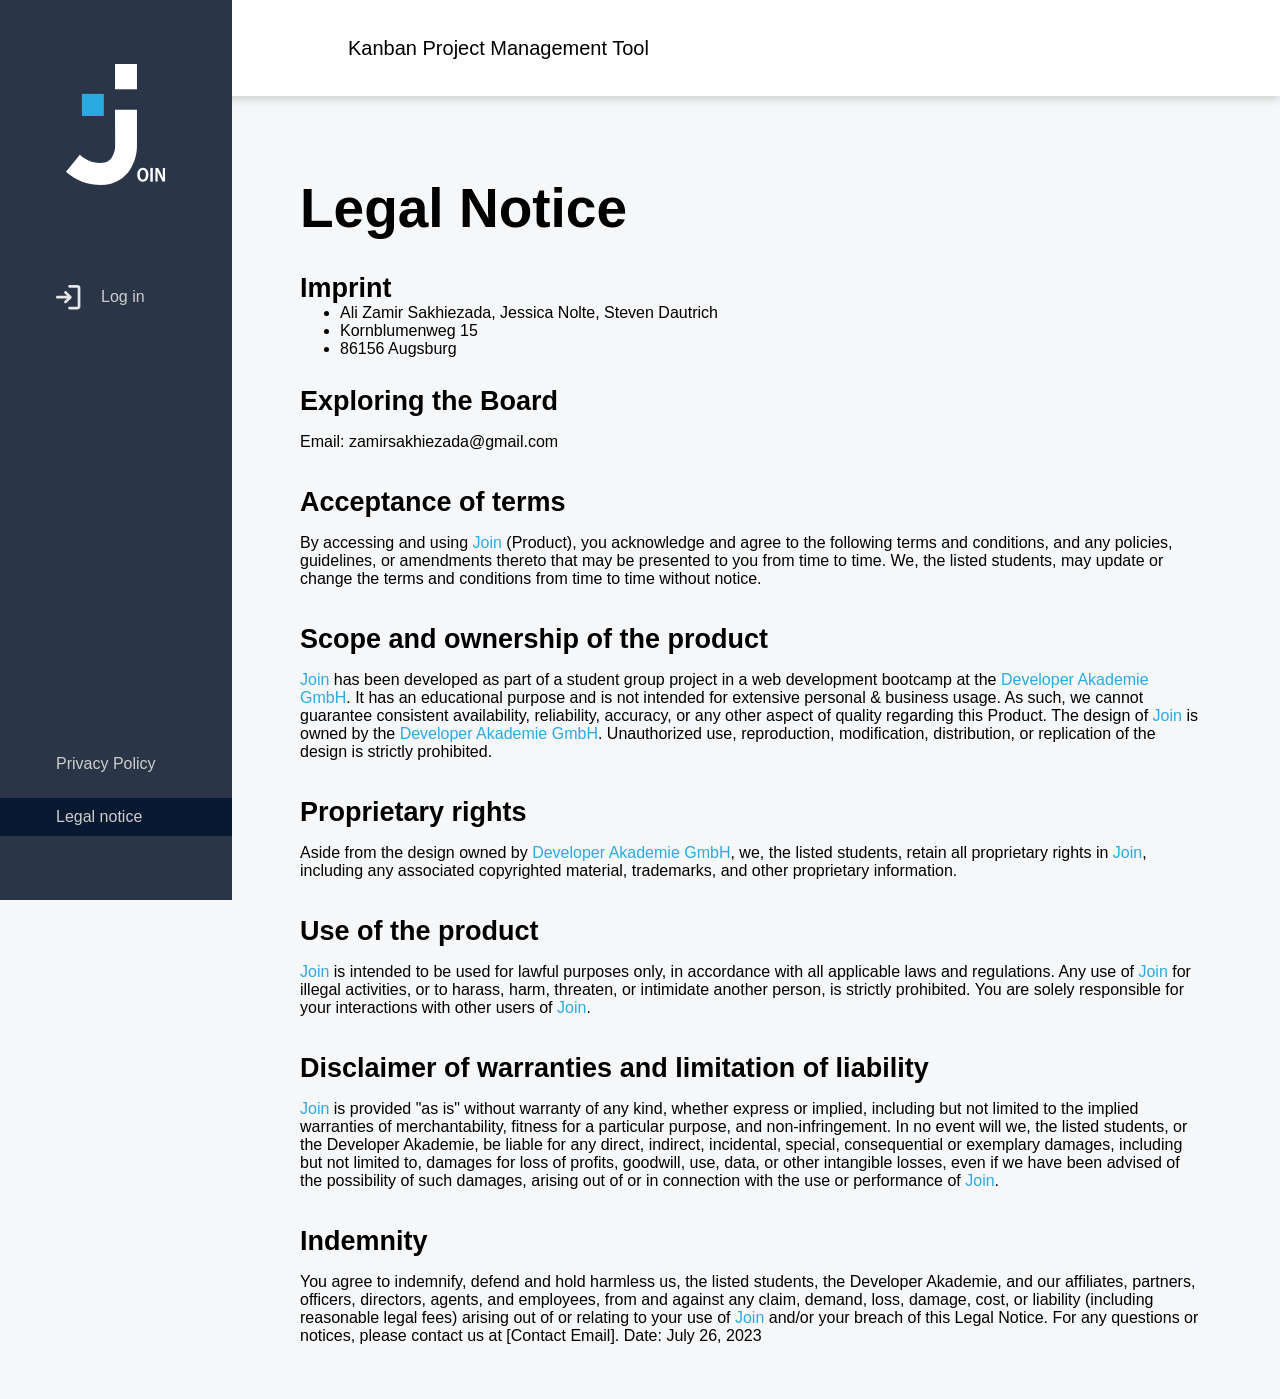
<file: pages/legals.html>
<!doctype html>
<html lang="en">

<head>
  <meta charset="UTF-8" />
  <meta name="viewport" content="width=device-width, initial-scale=1.0" />
  <link rel="stylesheet" href="../css/style.css" />
  <link rel="stylesheet" href="../css/legals.css" />
  <script src="../scripts/summary.js"></script>
  <script src="../scripts/auth.js"></script>
  <script src="../scripts/tasktemplate.js"></script>
  <link rel="shortcut icon" href="../assets/img/Capa 1.svg" type="image/x-icon" />
  <title>Join - Legal Notice</title>
  <link rel="icon" type="image/svg+xml" href="../assets/icons/logo.svg" />
</head>

<body onclick="submenuClose()" id="body">
  <header>
    <nav>
      <h2>Kanban Project Management Tool</h2>
      <div class="no-display" id="initals-help">
        <a href="./help.html">
          <img src="../assets/img/help.svg" alt="Help" />
        </a>
        <button id="userInitials" onclick="
              submenuOpen();
              logDownWBubblingProtection(event);
            ">

        </button>
      </div>
    </nav>
    <dialog onload="logDownWBubblingProtection(event)" id="submenu" class="submenu">
      <a class="help-submenu" href="../pages/help.html">Help</a>
      <a href="./legals.html">Legal Notice</a>
      <a href="./privacy.html">Privacy Policy</a>
      <a href="../index.html" onclick="logoutUser()">Log out</a>
    </dialog>
  </header>

  <main>
    <div class="menu">
      <img src="../assets/img/Join logo vector.svg" alt="join logo" />
      <nav>

        <ul id="menu" class="no-display">
          <a class="menu-top" href="../summary.html"><img src="../assets/img/Vector.svg"
              alt="summary icon" />Summary</a>
          <a class="menu-top" href="../task.html"><img src="../assets/img/edit_square.svg" alt="add task icon" />Add
            Task</a>
          <a class="menu-top" href="../board.html"><img src="../assets/img/Icons.svg" alt="board icon" />Board</a>
          <a class="menu-top" href="../contacts.html"><img src="../assets/img/perm_contact_calendar.svg"
              alt="contacts icon" />Contacts</a>
        </ul>

        <ul id="menu2">
          <a class="menu-top" href="../index.html"><img src="../assets/img/login.svg" alt="login icon" />Log in</a>
        </ul>

        <ul>
          <a class="menu-bottom" href="./privacy.html">Privacy Policy</a>
          <a class="menu-bottom-current-page" href="./legals.html">Legal notice</a>
        </ul>
      </nav>
    </div>

    <section class="legal-content">
      <div class="textWrapper">
        <button class="mobile-page-back" type="button" onclick="history.back()" aria-label="Go back">
          <img src="../assets/icons/arrow_left.svg" alt="" />
        </button>
          <h1>Legal Notice</h1>
          <section>
          <h2>Imprint</h2>
          <ul>
            <li>Ali Zamir Sakhiezada, Jessica Nolte, Steven Dautrich</li>
            <li>Kornblumenweg 15</li>
            <li>86156 Augsburg</li>
          </ul>
        </section>

        <section>
          <h2>Exploring the Board</h2>
          <p>Email: zamirsakhiezada@gmail.com</p>
        </section>

        <section>
          <h2>Acceptance of terms</h2>
          <p>
            By accessing and using <span class="brandName">Join</span>
            (Product), you acknowledge and agree to the following terms and
            conditions, and any policies, guidelines, or amendments thereto
            that may be presented to you from time to time. We, the listed
            students, may update or change the terms and conditions from time
            to time without notice.
          </p>
        </section>

        <section>
          <h2>Scope and ownership of the product</h2>
          <p>
            <span class="brandName">Join</span> has been developed as part of
            a student group project in a web development bootcamp at the
            <span class="brandName">Developer Akademie GmbH</span>. It has an
            educational purpose and is not intended for extensive personal &
            business usage. As such, we cannot guarantee consistent
            availability, reliability, accuracy, or any other aspect of
            quality regarding this Product. The design of
            <span class="brandName">Join</span> is owned by the
            <span class="brandName">Developer Akademie GmbH</span>.
            Unauthorized use, reproduction, modification, distribution, or
            replication of the design is strictly prohibited.
          </p>
        </section>

        <section>
          <h2>Proprietary rights</h2>
          <p>
            Aside from the design owned by
            <span class="brandName">Developer Akademie GmbH</span>, we, the
            listed students, retain all proprietary rights in
            <span class="brandName">Join</span>, including any associated
            copyrighted material, trademarks, and other proprietary
            information.
          </p>
        </section>

        <section>
          <h2>Use of the product</h2>
          <p>
            <span class="brandName">Join</span> is intended to be used for
            lawful purposes only, in accordance with all applicable laws and
            regulations. Any use of <span class="brandName">Join</span> for
            illegal activities, or to harass, harm, threaten, or intimidate
            another person, is strictly prohibited. You are solely responsible
            for your interactions with other users of
            <span class="brandName">Join</span>.
          </p>
        </section>

        <section>
          <h2>Disclaimer of warranties and limitation of liability</h2>
          <p>
            <span class="brandName">Join</span> is provided "as is" without
            warranty of any kind, whether express or implied, including but not
            limited to the implied warranties of merchantability, fitness for a
            particular purpose, and non-infringement. In no event will we, the
            listed students, or the Developer Akademie, be liable for any
            direct, indirect, incidental, special, consequential or exemplary
            damages, including but not limited to, damages for loss of
            profits, goodwill, use, data, or other intangible losses, even if
            we have been advised of the possibility of such damages, arising
            out of or in connection with the use or performance of
            <span class="brandName">Join</span>.
          </p>
        </section>

        <section>
          <h2>Indemnity</h2>
          <p>
            You agree to indemnify, defend and hold harmless us, the listed
            students, the Developer Akademie, and our affiliates, partners,
            officers, directors, agents, and employees, from and against any
            claim, demand, loss, damage, cost, or liability (including
            reasonable legal fees) arising out of or relating to your use of
            <span class="brandName">Join</span> and/or your breach of this
            Legal Notice. For any questions or notices, please contact us at
            [Contact Email]. Date: July 26, 2023
          </p>
        </section>
      </div>
    </section>
  </main>
</body>

</html>
</file>
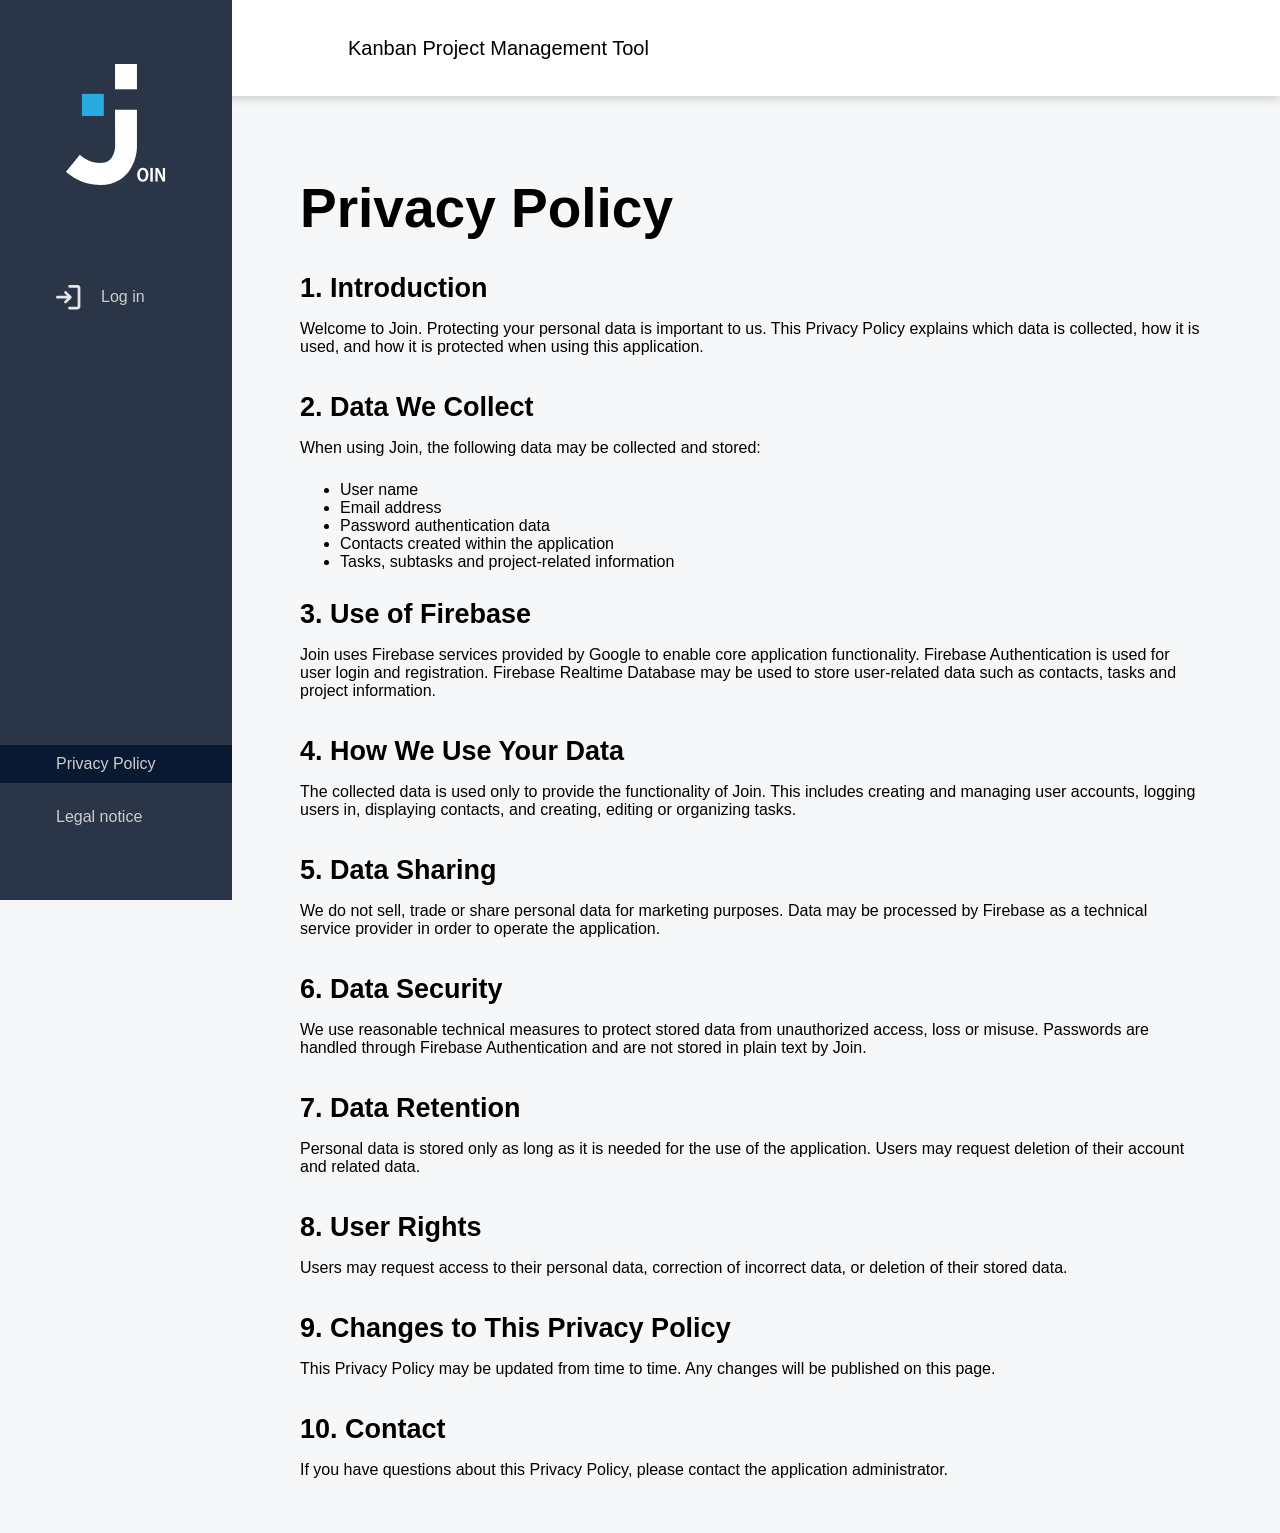
<file: pages/privacy.html>
<!doctype html>
<html lang="en">

<head>
  <meta charset="UTF-8" />
  <meta name="viewport" content="width=device-width, initial-scale=1.0" />
  <link rel="stylesheet" href="../css/style.css" />
  <link rel="stylesheet" href="../css/legals.css" />
  <script src="../scripts/summary.js"></script>
  <script src="../scripts/auth.js"></script>
  <script src="../scripts/tasktemplate.js"></script>
  <link rel="shortcut icon" href="../assets/img/Capa 1.svg" type="image/x-icon" />
  <title>Join - Privacy Policy</title>
  <link rel="icon" type="image/svg+xml" href="../assets/icons/logo.svg" />
</head>

<body onclick="submenuClose()" id="body">
  <header>
    <nav>
      <h2>Kanban Project Management Tool</h2>
      <div class="no-display" id="initals-help">
        <a href="./help.html">
          <img src="../assets/img/help.svg" alt="Help" />
        </a>
        <button id="userInitials" onclick="
              submenuOpen();
              logDownWBubblingProtection(event);
            ">

        </button>
      </div>
    </nav>
    <dialog onload="logDownWBubblingProtection(event)" id="submenu" class="submenu">
      <a class="help-submenu" href="../pages/help.html">Help</a>
      <a href="./legals.html">Legal Notice</a>
      <a href="./privacy.html">Privacy Policy</a>
      <a href="../index.html" onclick="logoutUser()">Log out</a>
    </dialog>
  </header>

  <main>
    <div class="menu">
      <img src="../assets/img/Join logo vector.svg" alt="join logo" />
      <nav>

        <ul id="menu" class="no-display">
          <a class="menu-top" href="../summary.html"><img src="../assets/img/Vector.svg"
              alt="summary icon" />Summary</a>
          <a class="menu-top" href="../task.html"><img src="../assets/img/edit_square.svg" alt="add task icon" />Add
            Task</a>
          <a class="menu-top" href="../board.html"><img src="../assets/img/Icons.svg" alt="board icon" />Board</a>
          <a class="menu-top" href="../contacts.html"><img src="../assets/img/perm_contact_calendar.svg"
              alt="contacts icon" />Contacts</a>
        </ul>
        <ul id="menu2">
          <a class="menu-top" href="../index.html"><img src="../assets/img/login.svg" alt="login icon" />Log in</a>
        </ul>
        <ul>
          <a class="menu-bottom-current-page" href="./privacy.html">Privacy Policy</a>
          <a class="menu-bottom" href="./legals.html">Legal notice</a>
        </ul>
      </nav>
    </div>

    <section class="legal-content">
      <div class="textWrapper">
        <button class="mobile-page-back" type="button" onclick="history.back()" aria-label="Go back">
          <img src="../assets/icons/arrow_left.svg" alt="" />
        </button>
        <h1>Privacy Policy</h1>

        <section>
          <h2>1. Introduction</h2>
          <p>
            Welcome to Join. Protecting your personal data is important to us.
            This Privacy Policy explains which data is collected, how it is
            used, and how it is protected when using this application.
          </p>
        </section>

        <section>
          <h2>2. Data We Collect</h2>
          <p>When using Join, the following data may be collected and stored:</p>
          <ul>
            <li>User name</li>
            <li>Email address</li>
            <li>Password authentication data</li>
            <li>Contacts created within the application</li>
            <li>Tasks, subtasks and project-related information</li>
          </ul>
        </section>

        <section>
          <h2>3. Use of Firebase</h2>
          <p>
            Join uses Firebase services provided by Google to enable core
            application functionality. Firebase Authentication is used for user
            login and registration. Firebase Realtime Database may be used to
            store user-related data such as contacts, tasks and project
            information.
          </p>
        </section>

        <section>
          <h2>4. How We Use Your Data</h2>
          <p>
            The collected data is used only to provide the functionality of
            Join. This includes creating and managing user accounts, logging
            users in, displaying contacts, and creating, editing or organizing
            tasks.
          </p>
        </section>

        <section>
          <h2>5. Data Sharing</h2>
          <p>
            We do not sell, trade or share personal data for marketing
            purposes. Data may be processed by Firebase as a technical service
            provider in order to operate the application.
          </p>
        </section>

        <section>
          <h2>6. Data Security</h2>
          <p>
            We use reasonable technical measures to protect stored data from
            unauthorized access, loss or misuse. Passwords are handled through
            Firebase Authentication and are not stored in plain text by Join.
          </p>
        </section>

        <section>
          <h2>7. Data Retention</h2>
          <p>
            Personal data is stored only as long as it is needed for the use
            of the application. Users may request deletion of their account and
            related data.
          </p>
        </section>

        <section>
          <h2>8. User Rights</h2>
          <p>
            Users may request access to their personal data, correction of
            incorrect data, or deletion of their stored data.
          </p>
        </section>

        <section>
          <h2>9. Changes to This Privacy Policy</h2>
          <p>
            This Privacy Policy may be updated from time to time. Any changes
            will be published on this page.
          </p>
        </section>

        <section>
          <h2>10. Contact</h2>
          <p>
            If you have questions about this Privacy Policy, please contact
            the application administrator.
          </p>
        </section>
      </div>
    </section>
  </main>
</body>

</html>
</file>
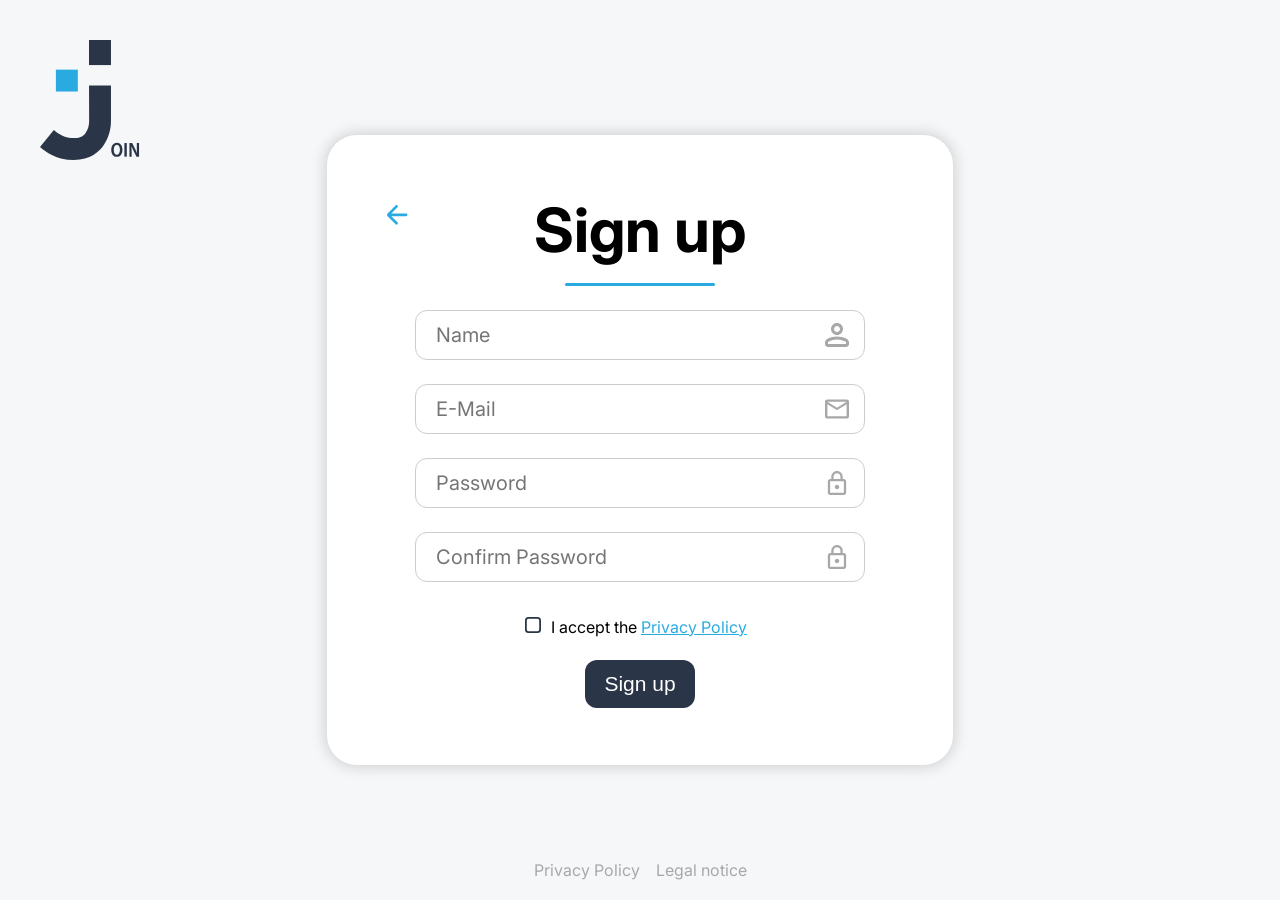
<file: pages/signup.html>
<!DOCTYPE html>
<html lang="en">

<head>
    <meta charset="UTF-8">
    <meta name="viewport" content="width=device-width, initial-scale=1.0">
    <title>Join</title>
    <link rel="icon" type="image/svg+xml" href="../assets/icons/logo.svg">
    <link rel="stylesheet" href="../css/styles.css">
    <link rel="stylesheet" href="../css/signup.css">
</head>

<body class="signupBody">

    <div class="signupHeader">
        <img src="../assets/icons/logo.svg" alt="Logo">
    </div>

    <main id="mainContent">

        <div class="signupFormWrapper">

            <form id="signupForm" novalidate>
                <a href="../index.html" class="backLink"><img src="../assets/icons/arrow_left.svg" alt="Back"></a>
                <h2>Sign up</h2>
                <div class="line"></div>
                <div class="signupInputWrapper">

                    <div class="inputWithIcon">
                        <input type="text" id="name" placeholder="Name" required>
                        <img src="../assets/icons/person.svg" alt="Person Icon" class="inputIcon">
                    </div>

                    <div class="inputWithIcon">
                        <input type="email" id="email" placeholder="E-Mail" required>
                        <img src="../assets/icons/mail.svg" alt="E-Mail Icon" class="inputIcon">
                    </div>

                    <div class="inputWithIcon passwordInput">
                        <input type="password" id="password" placeholder="Password" required>
                    
                        <img src="../assets/icons/pw_lock.svg" alt="" class="inputIcon passwordLockIcon">
                    
                        <button type="button" class="passwordVisibilityButton" aria-label="Show password"
                            onclick="togglePasswordVisibility('password', this)">
                            <img src="../assets/icons/pw_visibility_off.svg" alt="">
                        </button>
                    </div>
                    
                    <div class="inputWithIcon passwordInput">
                        <input type="password" id="confirmPassword" placeholder="Confirm Password" required>
                    
                        <img src="../assets/icons/pw_lock.svg" alt="" class="inputIcon passwordLockIcon">
                    
                        <button type="button" class="passwordVisibilityButton" aria-label="Show password"
                            onclick="togglePasswordVisibility('confirmPassword', this)">
                            <img src="../assets/icons/pw_visibility_off.svg" alt="">
                        </button>
                    </div>
                    <span class="passwordDismatchInfo">
                        Your passwords don't match. Please try again.
                    </span>
                    <label>
                        <input type="checkbox" class="checkbox" id="checkboxPrivacy" required>
                        <span class="checkboxIcon"></span>
                        <span> I accept the <a href="./privacy.html" target="_blank">Privacy Policy</a></span>
                    </label>
            </div>

                <button type="submit" id="signupButton">Sign up</button>
            </form>
        </div>

    </main>

    <footer>
        <div class="footerLinks">
            <a href="../pages/privacy.html" target="_blank">Privacy Policy</a>
            <a href="../pages/legals.html" target="_blank">Legal notice</a>
        </div>
    </footer>

    <script src="../scripts/contacts-data.js"></script>
    <script src="../scripts/auth.js"></script>
    <script src="../scripts/signup.js"></script>

</body>

</html>
</file>
<file: css/styles.css>
* {
	box-sizing: border-box;
}

@font-face {
	font-family: "Inter";
	src: url("../assets/fonts/Inter/Inter-VariableFont_opsz,wght.ttf") format("truetype");
	font-weight: 100 900;
}

body {
	margin: 0;
	font-family: "Inter", sans-serif;
	display: flex;
}

.left-bar {
	width: 232px;
	height: 100dvh;
	background-color: #2a3647;
	position: fixed;

	display: flex;
	flex-direction: column;
	align-items: center;
	flex-shrink: 0;
}

.logo {
	margin-top: 64px;
	margin-bottom: 80px;
}

.logo-img {
	width: 100px;
}

.navbar-links {
	width: 100%;

	display: flex;
	flex-direction: column;
}

.nav-link {
	width: 100%;
	height: 56px;

	display: flex;
	align-items: center;
	gap: 16px;

	padding-left: 56px;
	box-sizing: border-box;

	color: #cdcdcd;
	text-decoration: none;
	font-family: "Inter", sans-serif;
	font-size: 16px;
}

.nav-link img {
	width: 24px;
	height: 24px;
}

.nav-link:hover,
.nav-link.active {
	background-color: #091931;
	color: white;
}

.navbar-footer {
	margin-top: auto;
	margin-bottom: 48px;

	display: flex;
	flex-direction: column;
	gap: 16px;
}

.navbar-footer a {
	color: #cdcdcd;
	text-decoration: none;
	font-family: "Inter", sans-serif;
	font-size: 16px;
}

.main-content {
	flex: 1;
	min-height: 100dvh;
	width: calc(100% - 232px);
	background-color: #f6f7f8;
}

.top-bar {
	height: 96px;
	width: calc(100% - 232px);
	background-color: white;
	position: fixed;
	top: 0;
	left: 232px;

	display: flex;
	align-items: center;
	justify-content: space-between;

	padding: 0 40px 0 80px;
	box-sizing: border-box;

	box-shadow: 0px 4px 4px rgba(0, 0, 0, 0.1);
}

.top-bar p {
	margin: 0;
	font-size: 20px;
	color: #000000;
}

.top-bar-right {
	display: flex;
	align-items: center;
	gap: 20px;
}

.help-icon {
	width: 20px;
	height: 20px;
}

.user-circle {
	width: 48px;
	height: 48px;
	border: 3px solid #2a3647;
	border-radius: 50%;

	display: flex;
	align-items: center;
	justify-content: center;

	color: #29abe2;
	font-weight: 700;
	font-size: 16px;
}
</file>
<file: css/login.css>
#startScreen {
	position: fixed;
	inset: 0;
	background-color: #f6f7f8;
	z-index: 1000;
}

.startLogo {
	position: fixed;
	left: 50%;
	top: 50%;
	width: 274px;

	transform: translate(-50%, -50%);
	transition: all 1000ms ease-in-out;
}

.signupHeader {
	position: absolute;
	top: 80px;
	left: 77px;
}

.signupPromptMobile {
	display: none;
}

.loginBody {
	width: 100%;
	height: 100dvh;
	margin: 0;
}

.loginHeader {
	background-color: #f6f7f8;
	text-align: center;
	position: fixed;
	top: 0;
	padding: 40px;
	width: 100%;
	height: 120px;
	display: flex;
	align-items: flex-start;
	justify-content: space-between;
}

.loginHeader img {
	width: 100px;
	height: 120px;
	object-fit: contain;
}

.signupPromptDesktop {
	font-size: 20px;
	font-weight: 400;
	color: #2a3647;
	gap: 35px;
	display: flex;
	align-items: center;
	justify-content: center;
}

.loginHeader button {
	width: 90px;
	height: 50px;
	background-color: #2a3647;
	color: white;
	border: none;
	border-radius: 12px;
	cursor: pointer;
	font-size: 16px;
	font-weight: 700;
}

footer {
	position: fixed;
	bottom: 0;
	width: 100%;
	padding: 20px;
	text-align: center;
	z-index: 51;
}

.footerLinks {
	display: flex;
	gap: 16px;
	justify-content: center;
	align-items: center;
	font-size: 16px;
	font-weight: 400;
}

.footerLinks a {
	text-decoration: none;
	color: #a8a8a8;
	cursor: pointer;
}

#mainContent {
	width: 100%;
	height: 100%;
	background-color: #f6f7f8;
	display: flex;
	align-items: center;
	justify-content: center;
}

.loginFormWrapper {
	width: 650px;
	height: 450px;
	display: flex;
	align-items: center;
	justify-content: center;
	background-color: #ffffff;
	border-radius: 30px;
	padding: 30px;
	box-shadow: 0 0 14px 3px rgba(0, 0, 0, 0.14);
	z-index: 50;
}

.loginFormWrapper h2 {
	font-size: 61px;
	font-weight: 700;
	margin: 0;
	margin-bottom: -20px;
}

#loginForm {
	width: 422px;
	display: flex;
	flex-direction: column;
	align-items: center;
	justify-content: center;
	gap: 32px;
}

#loginForm .loginDismatchInfo {
	display: none;
	color: #e60026;
	font-size: 16px;
	height: 0;
	font-weight: 400;
	margin-top: -10px;
}

.loginInputWrapper {
	width: 100%;
	max-width: 420px;
	display: flex;
	flex-direction: column;
	gap: 32px;
}

.inputWithIcon {
	position: relative;
	width: 100%;
}

.inputWithIcon input {
	width: 100%;
	padding: 12px 48px 12px 20px;
	border: 1px solid #ccc;
	border-radius: 12px;
	font-family: "Inter", sans-serif;
	font-size: 20px;
	color: #000000;
	box-sizing: border-box;
}

.inputWithIcon input:focus {
	border: 1px solid #29abe2;
	outline: none;
}

.inputIcon {
	position: absolute;
	right: 16px;
	top: 50%;
	transform: translateY(-50%);
	width: 24px;
	height: 24px;
	pointer-events: none;
}

.passwordVisibilityButton {
	display: none;
	position: absolute;
	right: 12px;
	top: 50%;
	transform: translateY(-50%);
	padding: 4px;
	border: none;
	background: transparent;
	cursor: pointer;
}

.passwordVisibilityButton img {
	display: block;
	width: 24px;
	height: 24px;
}

.passwordInput:focus-within .passwordLockIcon {
	display: none;
}

.passwordInput:focus-within .passwordVisibilityButton {
	display: block;
}

.loginButtons {
	display: flex;
	flex-direction: row;
	justify-content: space-between;
	gap: 35px;
	padding-top: 16px;
}

#userLogin {
	width: 110px;
	height: 48px;
	background-color: #2a3647;
	color: white;
	border: none;
	border-radius: 12px;
	cursor: pointer;
	font-size: 21px;
	font-weight: 500;
}

#guestLogin {
	width: 177px;
	height: 48px;
	background-color: #ffffff;
	color: #2a3647;
	border: solid 1px #2a3647;
	border-radius: 12px;
	cursor: pointer;
	font-size: 21px;
	font-weight: 500;
}

.line {
	width: 150px;
	height: 3px;
	background-color: rgba(41, 171, 226, 1);
	border-radius: 3px;
}

/* Keep the desktop login inside a centered 1440px design frame. */
@media (min-width: 1440px) {
	.loginHeader {
		padding-inline: calc((100vw - 1440px) / 2 + 40px);
	}
}

@media (max-width: 1000px) {
	.loginBody {
		height: auto;
		min-height: 100dvh;
	}

	footer {
		background-color: #f6f7f8;
	}

	#mainContent {
		height: auto;
		min-height: 100dvh;
		padding: 140px 24px 100px;
	}

	.loginFormWrapper {
		width: min(100%, 560px);
		height: auto;
		padding: 40px 24px;
	}

	.loginFormWrapper h2 {
		font-size: 47px;
	}

	#loginForm {
		width: 100%;
	}
}



@media (max-height: 750px) {
	#mainContent {
		position: relative;
		width: 100%;
		height: auto;
		min-height: auto;
		display: flex;
		flex-direction: column;
		align-items: center;
		justify-content: flex-start;
		padding: 32px 16px;
		box-sizing: border-box;
		flex: 1;
	}

	.loginBody {
		width: 100%;
		min-height: 100dvh;
		height: auto;
		margin: 0;
		background-color: #f6f7f8;
		overflow-y: auto;
		display: flex;
		flex-direction: column;
	}

	.startLogo {
		width: 180px;
	}

	.loginHeader {
		position: static;
		width: 100%;
		height: auto;
		padding: 16px;
		box-sizing: border-box;
		background-color: #f6f7f8;
		align-items: flex-start;
	}

	footer {
		position: static;
		width: 100%;
		padding: 20px;
		box-sizing: border-box;
		background-color: #f6f7f8;
	}
}

@media (max-width: 800px) {
	.signupPromptDesktop {
		display: none;
	}

	.signupPromptMobile {
		display: flex;
		align-items: center;
		justify-content: center;
		gap: 16px;
		margin: 32px 0 0;
		font-size: 16px;
		color: #2a3647;
	}

	.signupPromptMobile button {
		width: 90px;
		height: 50px;
		background-color: #2a3647;
		color: white;
		border: none;
		border-radius: 12px;
		cursor: pointer;
		font-size: 16px;
		font-weight: 700;
	}

	.loginBody {
		width: 100%;
		min-height: 100dvh;
		height: auto;
		margin: 0;
		background-color: #f6f7f8;
		overflow-y: auto;
		display: flex;
		flex-direction: column;
	}

	.startLogo {
		width: 180px;
	}

	.loginHeader {
		position: static;
		width: 100%;
		height: auto;
		padding: 16px;
		box-sizing: border-box;
		background-color: #f6f7f8;
		align-items: flex-start;
	}

	.loginHeader img {
		width: 64px;
		height: auto;
	}

	#mainContent {
		position: relative;
		width: 100%;
		height: auto;
		min-height: auto;
		display: flex;
		flex-direction: column;
		align-items: center;
		justify-content: flex-start;
		padding: 32px 16px;
		box-sizing: border-box;
		flex: 1;
	}

	.loginFormWrapper {
		width: 100%;
		max-width: 420px;
		height: auto;
		padding: 32px 16px;
		box-sizing: border-box;
	}

	.loginFormWrapper h2 {
		font-size: 40px;
		margin-bottom: 0;
	}

	.loginFormWrapper h2::after {
		content: "";
		display: block;
		width: 80px;
		height: 3px;
		margin: 12px auto 0;
		background-color: #29abe2;
	}

	#loginForm {
		gap: 24px;
	}

	.loginInputWrapper {
		gap: 24px;
	}

	.inputWithIcon input {
		font-size: 16px;
	}

	.loginButtons {
		flex-direction: column;
		align-items: center;
		gap: 16px;
	}

	#userLogin,
	#guestLogin {
		width: 152px;
		font-size: 18px;
	}

	footer {
		position: static;
		width: 100%;
		padding: 20px;
		box-sizing: border-box;
		background-color: #f6f7f8;
	}

	.line {
		display: none;
	}
}

@media (max-width: 400px) {
	.loginFormWrapper h2 {
		font-size: 34px;
	}

	.footerLinks {
		font-size: 16px;
	}
}
</file>
<file: css/task.css>
.add-task {
    padding: 0;
    border: none;
}

.add-task[open] {
    display: flex;
    border-radius: 60px;
}

.add-task-content h1 {
    margin: 0;
    display: flex;
    justify-content: space-between;
}

.no-padding {
    padding: 0 !important;
    padding-top: 40px !important;
}

.add-task-content h1 button {
    background: none;
    padding: 0;
    margin: 0;
    padding-block: 0;
    padding-inline: 0;
    border: none;
    cursor: pointer;
    display: flex;
    justify-content: center;
    align-items: center;
    width: 32px;
    height: 32px;
    border-radius: 50%;
}

.add-task-content h1 button:hover {
    background-color: rgba(238, 238, 238, 1);
}

.add-task-content h1 img {
    width: 15px;
    align-self: center;
    justify-self: center;
}

.add-task-content {
    padding: 60px;
    display: flex;
    gap: 40px;
    flex-direction: column;
}

.addtask-form {
    padding-bottom: 15px;
}

.formular {
    display: flex;
    justify-content: space-between;
    gap: 40px;
    height: 565px;
}

.form-width {
    max-width: 1000px;
}

.form-area {
    width: 440px;
    display: flex;
    flex-direction: column;
    gap: 24px;
}

.form-line {
    width: 1px;
    height: 440px;
    background-color: rgba(209, 209, 209, 1);
}

.form-area-fields {
    display: flex;
    flex-direction: column;
}

.form-area-fields label {
    font-size: 20px;
    color: rgba(42, 54, 71, 1);
    margin-bottom: 10px;
}

.form-area-fields input {
    border-radius: 10px;
    padding-left: 15px;
    padding-right: 15px;
    padding-bottom: 10px;
    padding-top: 10px;
    font-size: 20px;
    border: solid;
    border-color: rgba(209, 209, 209, 1);
    border-width: 1px;
    flex: 1;
}

.custom-textarea {
    position: relative;
    background-color: white;
    border-radius: 10px;
    border: solid;
    border-width: 1px;
    border-color: rgba(209, 209, 209, 1);
}

.form-area-fields textarea {
    font-family: inherit;
    padding-left: 15px;
    width: 90%;
    padding-right: 15px;
    padding-bottom: 10px;
    padding-top: 10px;
    font-size: 20px;
    border: none;
    border-radius: inherit;
    resize: none;
    height: 120px;
    min-height: 120px;
    max-height: 180px;
    box-sizing: border-box;
}

.resize-handle {
    position: absolute;
    right: 8px;
    bottom: 8px;
    cursor: nwse-resize;
    width: 18px;
}

textarea:focus-visible {
    outline: none;
}

.custom-textarea:focus-within {
    border-color: rgba(18, 70, 88, 1);
}

.date-input {
    position: relative;
    display: flex;
    border: solid;
    border-color: rgba(209, 209, 209, 1);
    border-width: 1px;
    border-radius: 10px;
    justify-content: space-between;
    cursor: pointer;
    background-color: white;
    width: 100%;
}

.date-input:focus-within {
    border-color: rgba(18, 70, 88, 1);
}

.date-input img {
    width: 19px;
    margin-right: 15px;
}

.form-area-fields input[type="date"] {
    font-family: inherit;
    color: rgba(209, 209, 209, 1);
    cursor: pointer;
    border: none;
    padding: 0;
    padding-bottom: 10px;
    padding-top: 10px;
    padding-left: 15px;
}

.form-area-fields input[type="date"]::-webkit-calendar-picker-indicator {
    display: none;
}

.form-area-fields input[type="date"]:valid {
    color: black;
}

.form-area-fields legend {
    font-size: 20px;
}

.priority {
    display: inline-flex;
    justify-content: space-between;
    gap: 8px;
    padding: 4px;
    overflow: hidden;
}

.radio__input {
    display: none;
}

.priority label {
    width: 31%;
    display: flex;
    gap: 8px;
    align-items: center;
    justify-content: center;
    height: 60px;
    border-radius: 10px;
    box-shadow: 0px 0px 4px 0px rgba(0, 0, 0, 0.1);
    cursor: pointer;
    color: black;
    font-size: 21px;
    transition: all 0.1s;
    background-color: white;
}

.priority label:hover {
    box-shadow: 0px 4px 4px 0px rgba(0, 0, 0, 0.25);
}

.radio__input:checked+.radio__label-urgent {
    background-color: rgba(255, 61, 0, 1);
    color: white;
    font-weight: bold;
}

.radio__input:checked+.radio__label-urgent img {
    filter: brightness(0) invert(1);
}

.radio__input:checked+.radio__label-medium {
    background-color: rgba(255, 168, 0, 1);
    color: white;
    font-weight: bold;
}

.radio__input:checked+.radio__label-medium img {
    filter: brightness(0) invert(1);
}

.radio__input:checked+.radio__label-low {
    background-color: rgba(122, 226, 41, 1);
    color: white;
    font-weight: bold;
}

.radio__input:checked+.radio__label-low img {
    filter: brightness(0) invert(1);
}








.assigned-to {
    border-radius: 10px;
    box-shadow: 0px 0px 14px 3px rgba(0, 0, 0, 0.04);
}


.custom-selectbox {
    border: solid;
    border-color: rgba(209, 209, 209, 1);
    background-color: white;
    border-width: 1px;
    border-radius: 10px;
    padding-right: 15px;
    height: 45px;
    display: flex;
    align-items: center;
    z-index: 5;
    justify-content: space-between;
    position: relative;
}

.category-input {
    cursor: pointer;
    pointer-events: none !important;
    padding-left: 0 !important;
    border: none !important;
}

.category-input::placeholder {
    color: black;
}

.assigned-to input {
    border: none;
}

.assigned-to input::placeholder {
    color: black;
}

.assigned-to input:focus::placeholder {
    color: transparent;
}

.arrow {
    padding-inline: 0;
    margin: 0;
    padding-block: 0;
    display: flex;
    justify-content: center;
    align-items: center;
    width: 24px;
    height: 24px;
    border: none;
    border-radius: 50%;
    background-color: unset;
    cursor: pointer;
}

.arrow:hover {
    background-color: rgba(238, 238, 238, 1);
}

.contact-list {
    position: absolute;
    display: flex;
    flex-direction: column;
    padding: 0;
    margin: 0;
    gap: 2px;
    overflow-y: auto;
    background-color: white;
    width: 440px;
    max-height: 250px;
    z-index: 10;
    box-shadow: 0px 0px 14px 3px rgba(0, 0, 0, 0.04);
    border-bottom-right-radius: inherit;
    border-bottom-left-radius: inherit;
}

.contact-list label {
    font-size: 20px;
    padding-left: 15px;
    padding-right: 15px;
    height: 50px;
    min-height: 50px;
    border-radius: 10px;
    cursor: pointer;
    margin: 0;
    align-items: center;
    display: flex;
    flex-direction: row-reverse;
    justify-content: space-between;
    color: black;
}

.contact-list label:hover {
    background-color: rgba(238, 238, 238, 1);
}

input[type="checkbox" i] {
    appearance: none;
    display: none;
    width: 0;
    height: 0;
    margin: 0;
}

.custom-checkbox span {
    display: inline-block;
    width: 16px;
    height: 16px;
    border: 2px solid rgba(42, 54, 71, 1);
    border-radius: 4px;
    cursor: pointer;
    position: relative;
}

.custom-checkbox img {
    display: none;
}

.checkbox-input:checked+.custom-checkbox {
    background-color: rgba(42, 54, 71, 1);
    color: white;
}

.checkbox-input:checked+.custom-checkbox span {
    display: none;
}

.checkbox-input:checked+.custom-checkbox img {
    display: unset;
}

.checkbox-input:checked+.custom-checkbox:hover {
    background-color: rgba(9, 25, 49, 1);
}

.contact-name {
    display: flex;
    gap: 15px;
    align-items: center;
}

.initials {
    font-size: 16px;
    min-width: 36px;
    height: 36px;
    display: flex;
    justify-content: center;
    align-items: center;
    text-align: center;
    background-color: rgba(255, 122, 0, 1);
    border-radius: 50%;
    color: white;
    border: solid;
    border-width: 2px
}

.contact-line {
    display: flex;
    margin-top: 10px;
    gap: 5px;
    overflow: auto;
}






.custom-select {
    display: flex;
    flex-direction: column;
    font-size: 20px;
    cursor: pointer;
    z-index: 5;
}

.category-options {
    background-color: white;
    box-shadow: 0px 0px 14px 3px rgba(0, 0, 0, 0.04);
    border-bottom-right-radius: 10px;
    border-bottom-left-radius: 10px;
    position: absolute;
    width: 440px;
    margin-top: 45px;
}

.category-options div {
    height: 45px;
    display: flex;
    align-items: center;
    padding-left: 15px;
    border-radius: 10px;
}

.category-options div:hover {
    background-color: rgba(238, 238, 238, 1);
}



.subtask-input-container {
    position: relative;
    display: flex;
    align-items: center;
}

.subtask-input-container input {
    width: 100%;
}

.subtask-actions {
    display: none;
    position: absolute;
    right: 10px;
}

.subtask-actions button {
    border: none;
    background: none;
    cursor: pointer;
    font-size: 20px;
}



.subtask-input-container:focus-within .subtask-actions {
    display: flex;
}


.subtask-interaction {
    list-style: none;
    padding: 0;
    margin: 0;
    height: 100px;
    overflow-y: auto;
    padding-bottom: 6px;
}

.subtask {
    display: flex;
    align-items: center;
    justify-content: space-between;
    width: 100%;
    gap: 15px;
    font-size: 16px;
    border-radius: 10px;
    height: 30px;
    margin-top: 5px;
}

.subtask-value {
    display: flex;
    align-items: center;
    text-align: center;
    gap: 15px;
}

.subtask:hover {
    background-color: rgba(238, 238, 238, 1);
}

.subtask:hover .delete-edit {
    display: flex;
}

.delete-edit {
    display: none;
    align-items: center;
    margin-right: 16px;
    gap: 5px;
}

.delete-edit button {
    width: 20px;
    height: 20px;
    display: flex;
    justify-content: center;
    background: none;
    border: none;
    cursor: pointer;
}

.delete-edit button:hover {
    scale: calc(1.1);
}


.bullet {
    width: 5px;
    height: 5px;
    background-color: black;
    border-radius: 50%;
    margin-left: 20px;
}







.edit-subtask {
    display: flex;
    width: 100%;
    background-color: white;
    border-bottom: solid;
    border-width: 1px;
    border-color: rgba(18, 70, 88, 1);
}

.edit-subtask input {
    height: 32px;
    padding: 0;
    margin-left: 15px;
    flex-grow: 1;
    font-size: 16px;
    border: none;
    background: none;
}

.edit-subtask input:focus .edit-subtask {
    border-color: rgba(0, 93, 255, 1);
}


.delete-check {
    display: flex;
    align-items: center;
    gap: 5px;
    margin-right: 15px;
}

.delete-check button {
    background: none;
    border: none;
    width: 24px;
    height: 24px;
    display: flex;
    cursor: pointer;
    justify-content: center;
    align-items: center;
    padding: 0;
}

.delete-check button img {
    width: 16px;
}










.form-footer {
    display: flex;
    align-items: center;
    justify-content: space-between;
    width: inherit;
    margin-top: 15px;
}

.cancel {
    font-size: 20px;
    color: rgba(42, 54, 71, 1);
    border: solid;
    background: none;
    border-radius: 10px;
    border-color: rgba(42, 54, 71, 1);
    gap: 8px;
    border-width: 2px;
    padding: 12px;
    display: flex;
    cursor: pointer;
}

.cancel img {
    width: 12px;
}

.cancel:hover {
    color: rgba(41, 171, 226, 1);
    border-color: rgba(41, 171, 226, 1);
    box-shadow: 0px 4px 4px 0 rgba(0, 0, 0, 0.25);
}

.cancel:hover .button-icon {
    display: none;
}

.cancel:hover .button-icon-hover {
    display: unset;
}

.create-task {
    background-color: rgba(42, 54, 71, 1);
    border-radius: 10px;
    border: none;
    cursor: pointer;
    display: flex;
    gap: 8px;
    padding: 12px;
    margin-left: 25px;
}

.create-task img {
    width: 16px;
}

.create-task:hover {
    background-color: rgba(41, 171, 226, 1);
    box-shadow: 0px 4px 4px 0 rgba(0, 0, 0, 0.25);
}

.form-footer div {
    display: flex;
}

.form-footer input {
    background: none;
    border: none;
    color: white;
    padding: 0;
    font-size: 20px;
    cursor: pointer;
}

.button-icon-hover {
    display: none;
}

.display-none {
    display: none !important;
}



.upside {
    transform: rotate(180deg);
}




.input-error {
    border: 1px solid rgba(230, 0, 38, 1) !important;
}

.validation-message {
    font-size: 16px;
    color: rgba(230, 0, 38, 1);
    height: 0px;
    margin-top: 3px;
}


input:focus {
    border-color: rgba(18, 70, 88, 1);
}

.custom-selectbox:focus-within {
    border-color: rgba(18, 70, 88, 1);
}


input[type="search"]::-webkit-search-cancel-button {
    -webkit-appearance: none;
    appearance: none;
    display: none;
}



.success-dialog[open] {
    display: flex;
    align-items: center;
    justify-content: center;
    gap: 30px;
    font-size: 20px;
    background-color: rgba(42, 54, 71, 1);
    border: none;
    border-radius: 24px;
    color: white;
    box-shadow: 0px 0px 4px 0px rgba(0, 0, 0, 0.15);
    width: 300px;
    height: 80px;
    animation: slideUp 0.3s ease-out;
}

.success-dialog::backdrop {
    background: none;
}

@keyframes slideUp {
    from {
        opacity: 0;
        transform: translateY(800px);
    }

    to {
        opacity: 1;
        transform: translateY(0);
    }
}

/* On wide screens, keep the form at its 1440px position. */
@media (min-width: 1440px) {
    section {
        margin-left: 300px;
    }
}

@media (max-width: 1670px) {
    section {
        margin-left: 300px;
    }
}


@media (max-width: 1439px) {

    h1 {
        font-size: 55px;
    }

    .formular {
        gap: 30px;
    }


    .form-width {
        margin-right: 80px;
    }

    .form-area {
        width: 400px;
    }

    .form-area-fields label {
        font-size: 18px;
    }

    .form-area-fields input {
        font-size: 18px;
    }

    .form-area-fields textarea {
        font-size: 18px;
    }

    .priority label {
        height: 55px;
    }

    .contact-list {
        width: 400px;
    }

    .category-options {
        width: 400px;
        font-size: 18px;
    }


}

@media (max-width: 1350px) {

    .formular {
        flex-direction: column;
        height: unset;
    }

    .form-width {
        width: 400px;
        padding-bottom: 120px;
    }

    .form-line {
        display: none;
    }

    .clear-create {
        position: fixed;
        bottom: 20px;
        width: 410px;
        display: flex;
        justify-content: flex-end;
        background-color: rgba(246, 247, 248, 1);
        z-index: 100;
        padding-top: 10px;
        padding-bottom: 10px;
        margin-left: -10px;
    }

    .required-info {
        padding-bottom: 25px;
    }
}

@media (max-width: 900px) {
    h1 {
        font-size: 47px;
        width: 400px;
    }
}

@media (max-width: 800px) {
    form {
        height: 1080px;
    }

    section {
        margin-left: 0;
    }

    .clear-create {
        bottom: 76px;
    }

    main {
        justify-content: center;
    }

    .no-padding {
        padding-top: 0 !important;
    }

    .form-width {
        margin-right: 0;
    }

    .add-task-content {
        align-items: center;
    }
}

@media (max-width: 450px) {


    .form-width {
        width: 100%;
    }


    .form-area {
        width: 100%;
    }

    .form-area-fields label {
        font-size: 16px;
    }

    .form-area-fields input {
        font-size: 16px;
    }

    .form-area-fields textarea {
        font-size: 16px;
    }

    .contact-list {
        width: calc(100% - 30px);
    }

    .category-options {
        width: calc(100% - 30px);
        font-size: 16px;
    }

    .priority label {
        height: 42px;
        gap: 4px;
    }

    .clear-create {
        width: 100%;
        padding-right: 20px;
    }

    h1 {
        width: 100%;
    }

    .priority {
        gap: 4px;
    }

    .success-dialog[open] {
        font-size: 16px;
    }
}
</file>
<file: css/board.css>
body {
    margin: 0;
    display: flex;
    flex-direction: column;
    justify-content: space-between;
    font-family: "Inter", sans-serif;
    min-height: 100vh;
    background-color: rgba(246, 247, 248, 1);
}

@font-face {
    font-family: 'Open Sans';
    src: url('../assets/fonts/Open_Sans/static/OpenSans-Regular.ttf') format('truetype');
    font-weight: 400;
    font-style: normal;
}


section {
    margin-top: 130px;
    margin-left: 348px;
    width: 75%;
}

.title {
    display: flex;
    justify-content: space-between;
    align-items: center;
    gap: 30px;
}

h1 {
    font-size: 61px;
}

.title span {
    display: flex;
    gap: 32px;
}

.searchbar {
    display: flex;
    border: solid;
    display: flex;
    border-color: rgba(168, 168, 168, 1);
    background-color: white;
    border-width: 1px;
    border-radius: 10px;
    padding: 10px;
}

.title span input {
    background: none;
    border: none;
    font-size: 20px;
    padding-block: 0;
    padding-inline: 0;
    padding: 0;
}

.searchbar:focus-within {
    border-color: rgba(18, 70, 88, 1);
}

input:focus-visible {
    outline: none;
}

::-webkit-input-placeholder {
    color: rgba(209, 209, 209, 1);
}

.searchbar div {
    width: 1px;
    height: 31px;
    background-color: rgba(209, 209, 209, 1);
    margin-right: 10px;
}

.search-btn {
    background: none;
    display: flex;
    align-items: center;
    border: none;
    margin: 0;
    margin-right: 10px;
    border-radius: 50%;
    margin-left: 10px;
    transition: all 0.1s;
}

.search-btn:hover {
    cursor: pointer;
    background-color: rgba(217, 217, 217, 1);
    scale: 1.05;
}

.title span button img {
    width: 18px;
}

.add-task-btn {
    background-color: rgba(42, 54, 71, 1);
    color: white;
    border: none;
    border-radius: 10px;
    font-size: 21px;
    font-weight: bold;
    padding: 8px;
    padding-left: 20px;
    padding-right: 20px;
    display: flex;
    width: max-content;
    justify-content: center;
    align-items: center;
    gap: 15px;
}


.add-task-btn:hover {
    cursor: pointer;
    background-color: rgba(41, 171, 226, 1);
    -webkit-box-shadow: 0 6px 6px -6px #222;
    -moz-box-shadow: 0 6px 6px -6px #222;
    box-shadow: 0 6px 6px -6px #222;
}

article {
    width: 100%;
    display: flex;
    justify-content: space-between;
}

figure {
    margin: 0;
    max-width: 300px;
}

.category {
    display: flex;
    width: 300px;
    justify-content: space-between;
    align-items: center;
}

.category button {
    background: none;
    border: none;
    padding: 0;
}

.category button:hover {
    cursor: pointer;
    filter: brightness(3);
}

h3 {
    font-size: 20px;
    color: rgba(66, 82, 110, 1);
}

.category img {
    width: 24px;
    height: 24px;
}

.no-task {
    color: rgba(168, 168, 168, 1);
    background-color: rgba(231, 231, 231, 1);
    padding-top: 15px;
    padding-bottom: 15px;
    text-align: center;
    border-radius: 10px;
    border-style: dashed;
    border-width: 1px;
}

.task-cards {
    display: flex;
    flex-direction: column;
    gap: 16px;
    width: 100%;
    height: 100%;
    border-radius: 24px;
}

.task-card {
    display: flex;
    position: relative;
    width: 100%;
    flex-direction: column;
    background-color: white;
    border: none;
    -moz-box-shadow: 0 0 2px 1px rgba(0, 0, 0, 0.08);
    -webkit-box-shadow: 0 0 2px 1px rgba(0, 0, 0, 0.08);
    box-shadow: 0 0 2px 1px rgba(0, 0, 0, 0.08);
    border-radius: 24px;
    padding: 20px;
    gap: 20px;
}

.task-card-title {
    display: flex;
    justify-content: space-between;
}

.task-card-title img {
    display: none;
}

h4 {
    font-size: 16px;
    color: white;
    font-weight: 400;
    width: max-content;
    padding-left: 16px;
    padding-right: 16px;
    margin: 0;
    padding-bottom: 4px;
    padding-top: 5px;
    border-radius: 8px;
    text-align: center;
}

.task-card strong {
    font-size: 16px;
    text-align: start;
    color: black;
}

.task-card p {
    margin: 0;
    font-size: 16px;
    color: rgba(168, 168, 168, 1);
    text-align: start;
    display: flex;
    gap: 10px;
    flex-direction: column;
}

.task-card p span {
    overflow-wrap: break-word;
}

.progress-bar {
    font-size: 16px;
    display: flex;
    align-items: center;
    justify-content: space-between;
}

.progress-bar progress {
    border: none;
    height: 8px;
    width: 60%;
}

.progress-bar progress::-webkit-progress-bar {
    background-color: rgba(244, 244, 244, 1);
    border-radius: 8px;
}

.progress-bar progress::-webkit-progress-value {
    background-color: rgba(69, 137, 255, 1);
    border-radius: 8px;
}

.user-prio {
    display: flex;
    width: 100%;
    justify-content: space-between;
    align-items: center;
}

.user-prio span {
    display: flex;
}

.user-prio span div {
    font-size: 16px;
    margin-right: -10px;
    border-radius: 50%;
    display: flex;
    justify-content: center;
    align-items: center;
    color: white;
    width: 32px;
    height: 32px;
    border: solid;
    border-width: 1px;
}

.margin-left {
    margin-left: -10px;
    background-color: rgba(31, 215, 193, 1) !important;
}

.task-card img {
    width: 17px;
}

.task-card:hover {
    cursor: pointer;
}








.task {
    padding: 0;
    border: none;
}

.task[open] {
    display: flex;
    border-radius: 30px;
}

.task-content {
    display: flex;
    overflow: auto;
    flex-direction: column;
    width: 510px;
    padding-left: 40px;
    padding-right: 40px;
    padding-top: 48px;
    padding-bottom: 48px;
    gap: 24px;
    font-size: 18px;
}


.task-content form {
    gap: 16px;
    display: flex;
    flex-direction: column;
    align-items: center;
    justify-content: space-between;
    height: unset;
}

.edit-fields {
    width: 400px;
}

.edit-task {
    display: flex;
    flex-direction: column;
    gap: 16px;
    max-height: 600px;
    overflow-y: auto;
    width: fit-content;
    position: relative;
}

.subtask-checkbox img {
    width: 16px;
}

.Ok {
    background-color: rgba(42, 54, 71, 1);
    border: none;
    cursor: pointer;
    align-self: flex-end;
    border-radius: 10px;
    width: 90px;
    padding-top: 12px;
    padding-bottom: 12px;
    color: white;
    font-size: 24px;
}


.Ok:hover {
    filter: brightness(1.5);
}

.task-content-top {
    display: flex;
    justify-content: space-between;
}

.task-content-top button {
    width: 32px;
    height: 32px;
    padding: 0;
    display: flex;
    justify-content: center;
    align-items: center;
    background: none;
    border-radius: 50%;
    border: none;
    cursor: pointer;
}

.task-content-top button:hover {
    background-color: rgba(238, 238, 238, 1);
}

.task-content-top img {
    width: 14px;
}


.task-content h4 {
    font-size: 20px;
    padding-right: 24px;
    padding-left: 24px;
}

.task-content h1 {
    margin: 0;
}

.task-content p {
    margin: 0;
}

.task-info-title {
    color: rgba(42, 54, 71, 1);
}

.dateandprio {
    display: flex;
}

.dateandprio span {
    width: 115px;
}

.dateandprio div {
    display: flex;
    gap: 10px;
}

.dateandprio div img {
    width: 17px;
}

.task-assigned-to {
    display: flex;
    flex-direction: column;
    gap: 8px;
}

.person {
    display: flex;
    padding-left: 16px;
    padding-right: 16px;
    padding-top: 7px;
    padding-bottom: 7px;
    align-items: center;
    font-size: 19px;
    gap: 16px;
}

.person div {
    background-color: rgba(255, 122, 0, 1);
    border-radius: 50%;
    width: 42px;
    height: 42px;
    justify-content: center;
    align-items: center;
    color: white;
    display: flex;
    font-size: 18px;
}

.person span {
    font-family: 'Open Sans', sans-serif;
}

.task-subtasks {
    display: flex;
    flex-direction: column;
    gap: 8px;
}

.task-open-subtasks {
    padding-top: 8px;
    display: flex;
    flex-direction: column;
}

.task-subtasks div {
    font-size: 16px;
    display: flex;
    gap: 16px;
}

.task-subtasks div span {
    display: inline-block;
    width: 16px;
    height: 16px;
    border: 2px solid rgba(42, 54, 71, 1);
    border-radius: 4px;
    cursor: pointer;
    position: relative;
}

.task-card-open-contact-list {
    max-height: 170px;
    overflow-y: auto;
}

.subtask-checkbox img {
    display: none;
}

.subtask-input:checked+.subtask-checkbox span {
    display: none;
}

.subtask-input:checked+.subtask-checkbox img {
    display: unset;
}


.task-bottom {
    display: flex;
    align-self: flex-end;
    align-items: center;
    gap: 8px;
}

.line {
    background-color: rgba(209, 209, 209, 1);
    width: 1px;
    height: 24px;
}

.task-bottom button {
    background: none;
    border: none;
    color: rgba(42, 54, 71, 1);
    font-size: 16px;
    padding: 0;
    gap: 8px;
    display: flex;
    cursor: pointer;
}

.task-bottom button:hover {
    font-weight: bold;
}

.Technical {
    background-color: rgba(31, 215, 193, 1);
}

.User {
    background-color: rgba(0, 56, 255, 1);
}




.drag-area-highlight {
    background-color: rgba(0, 0, 0, 0.2);
}

.edit-contact-list {
    max-height: 160px;
    width: 100%;
    position: absolute;
}

.edit-validation-message {
    font-size: 16px;
    color: rgba(230, 0, 38, 1);
    height: 0px;
    margin-top: 1px;
}

.plus-button-mobile {
    display: none;
}

.add-task-mobile {
    display: none;
}

.move-to {
    margin: 0;
    margin-right: -70px;
    align-self: flex-end;
    position: absolute;
    background-color: rgba(42, 54, 71, 1);
    color: white;
    border-top-right-radius: 20px;
    border-bottom-right-radius: 20px;
    border-bottom-left-radius: 20px;
    padding: 10px;
    padding-bottom: 15px;
    display: flex;
    flex-direction: column;
    z-index: 40;
}

h5 {
    font-size: 16px;
    margin: 0;
    padding: 10px;
}

.move-to button {
    width: 95px;
    font-size: 16px;
    border-radius: 8px;
    padding: 5px;
    background: none;
    color: white;
    display: flex;
    gap: 8px;
}

.move-to button:hover {
    background-color: rgba(9, 25, 49, 1);
}

.move-to button img {
    width: 13px;
}

/* Preserve the 1440px board layout while header and sidebar fill the viewport. */
@media (min-width: 1440px) {
    section {
        margin-left: 300px;
        width: 1080px;
    }

    .category {
        width: 250px;
    }

    figure {
        max-width: 250px;
    }

    .progress-bar progress {
        width: 50%;
    }
}


@media (max-width: 1670px) {
    .category {
        width: 250px;
    }

    figure {
        max-width: 250px;
    }

    .progress-bar progress {
        width: 50%;
    }

    section {
        margin-left: 300px;
    }

}

@media (max-width: 1439px) {
    .title {
        flex-direction: column;
        align-items: flex-start;
        max-width: 100%;
    }

    .title span input {
        width: 100%;
    }

    section {
        padding-right: 60px;
    }

    .title span {
        width: 100%;
    }

    .searchbar {
        width: 100%;
    }

    article {
        flex-direction: column;
    }

    .category {
        width: 100%;
    }

    figure {
        max-width: 100%;
    }

    h3 {
        font-size: 27px;
    }

    h1 {
        font-size: 55px;
        display: flex;
        justify-content: space-between;
        width: 100%;
    }

    .category button {
        display: none;
    }

    .plus-button-mobile {
        display: unset;
    }

    .category img {
        width: 30px;
        height: 30px;
    }


    .add-task-btn {
        display: none;
    }

    .task-cards {
        flex-direction: row;
        overflow: auto;
        border-radius: 0;
        min-width: 100%;
        max-width: 100%;
    }

    .task-card {
        min-width: 250px;
        max-width: 250px;
        margin: 4px;
    }

    .no-task {
        width: 100%;
    }

    .add-task-mobile {
        display: unset;
    }

    .task-card-title img {
        display: unset;
        width: unset;
    }

}

@media(max-width: 1215px) {
    section {
        width: 72%;
    }
}

@media(max-width: 1086px) {
    section {
        width: 66%;
    }
}

@media (max-width: 900px) {

    h1 {
        font-size: 47px;
        margin-top: 40px;
    }

    section {
        width: 61%;
    }

    @media (max-width: 800px) {
        section {
            margin-left: 0;
            width: 100%;
            padding-left: 30px;
            padding-right: 30px;
            padding-bottom: 120px;
        }
    }

}

@media (max-width: 570px) {
    .task-content {
        width: 400px;
        font-size: 16px;
        overflow: auto;
        height: fit-content;
    }

    .task-content h4 {
        font-size: 16px;
        padding-right: 16px;
        padding-left: 16px;
        padding-bottom: 0;
        padding-top: 0;
        display: flex;
        align-items: center;
    }

    .task-content h1 {
        font-size: 36px;
    }

    .task-content p {
        font-size: 16px;
    }

    .person {
        font-size: 16px;
    }

    .person div {
        font-size: 16px;
        width: 40px;
        height: 40px;
    }

    .edit-fields {
        width: 320px;
    }

    .form-area-fields label {
        font-size: 16px;
    }

    .form-area-fields input {
        font-size: 16px;
    }

    .form-area-fields textarea {
        font-size: 16px;
    }

    .priority label {
        height: 40px;
    }

    .form-area-fields legend {
        font-size: 16px;
    }
}

@media (max-width: 520px) {
    section {
        padding-left: 15px;
        padding-right: 15px;
    }

    h1 {
        margin-top: 0px;
    }
}

@media (max-width: 460px) {
    .task-content {
        width: 360px;
        font-size: 16px;
        padding-right: 25px;
        padding-left: 25px;
        padding-top: 28px;
        padding-bottom: 28px;
        gap: 20px;
    }

    .edit-fields {
        width: 295px;
    }

}

@media (max-width: 415px) {
    .task-content {
        width: 320px;
    }

    .edit-fields {
        width: 255px;
    }

    .task-content label img {
        width: 15px;
    }

    .task-content .priority label {
        width: 35%;
    }

}

@media (max-width: 380px) {
    .task-content {
        width: 305px;
        padding-right: 15px;
        padding-left: 15px;
        padding-top: 18px;
        padding-bottom: 18px;
        gap: 15px;
    }

    .task[open] {
        margin-left: 10px;
        max-width: none;
        margin-right: 10px;
        justify-self: center;
    }

    .edit-fields {
        width: 240px;
    }
}

@media (max-width: 380px) {
    .task-content {
        width: 285px;
    }

    .task-content .edit-task {
        width: 100%;
    }

    .edit-fields {
        width: 100%;
    }

    .task-content label img {
        width: 14px;
    }

    .task-content input[type="search"] {
        padding-right: 0;
        width: inherit;
    }

    .form-area-fields input {
        padding-left: 5px;
        padding-right: 5px;
    }

    .form-area-fields textarea {
        padding-right: 5px;
        padding-left: 5px;
    }

    .form-area-fields input[type="date"] {
        padding-left: 5px;
    }

    .custom-selectbox {
        padding-right: 5px;
    }

    .arrow {
        width: 14px;
        height: 14px;
    }
}
</file>
<file: css/style.css>
*,
*::before,
*::after {
	box-sizing: border-box;
}

html,
body {
	max-width: 100%;
}

header {
	box-shadow: 0 2px 10px 0 rgba(0, 0, 0, 0.2);
	width: 100%;
	position: fixed;
	z-index: 45;
	display: flex;
	height: 96px;
	background-color: rgba(255, 255, 255, 1);
}

header nav {
	width: 100%;
	display: flex;
	justify-content: space-between;
	align-items: center;
}

header nav h2 {
	font-size: 20px;
	font-weight: 400;
	margin-left: 348px;
}

header nav div {
	display: flex;
	align-items: center;
	gap: 16px;
	margin-right: 40px;
}

header nav img {
	width: 20px;
	height: 20px;
	transition: all 0.3s;
}

header nav img:hover {
	cursor: pointer;
	scale: calc(1.2);
}

header nav button {
	background-color: unset;
	border-radius: 50%;
	width: 56px;
	height: 56px;
	padding: 0;
	border-width: 3px;
	border-color: rgba(42, 54, 71, 1);
	border-style: solid;
	font-size: 24px;
	color: rgba(41, 171, 226, 1);
	font-weight: bolder;
}

header nav button:hover {
	cursor: pointer;
	background-color: rgba(12, 46, 98, 0.12);
}

.submenu[open] {
	background-color: rgba(42, 54, 71, 1);
	display: flex;
	position: fixed;
	justify-self: flex-end;
	border: none;
	top: 96px;
	right: 20px;
	flex-direction: column;
	padding: 10px;
	border-radius: 20px;
	border-top-right-radius: 0;
	margin: 0;
}

.submenu a {
	color: rgba(205, 205, 205, 1);
	text-decoration: none;
	padding-top: 12px;
	padding-bottom: 12px;
	padding-left: 16px;
	padding-right: 16px;
}

.help-submenu {
	display: none;
}

.submenu a:hover {
	background-color: rgba(42, 61, 89, 1);
}

.submenu::backdrop {
	background-color: unset;
}

main {
	max-width: 1920px;
	width: 100%;
	display: flex;
}

.menu {
	background-color: rgba(42, 54, 71, 1);
	width: 232px;
	height: 100vh;
	position: fixed;
	z-index: 50;
	gap: 10%;
	display: flex;
	align-items: center;
	flex-direction: column;
}

.menu img {
	width: 100px;
	margin-top: 64px;
}

.menu nav {
	display: flex;
	flex-direction: column;
	color: rgba(205, 205, 205, 1);
	gap: 15px;
	width: 100%;
	margin-bottom: 64px;
	justify-content: space-between;
	height: 100%;
}

.menu nav ul {
	width: 100%;
	padding: 0;
	margin: 0;
	display: flex;
	gap: 15px;
	flex-direction: column;
}

.menu nav a {
	text-decoration: none;
	color: inherit;
	display: flex;
	align-items: center;
}

.menu-top {
	height: 45px;
}

.menu-top:hover {
	background-color: rgba(42, 61, 89, 1);
}

.current-page {
	color: white !important;
	height: 45px;
	background-color: rgba(9, 25, 49, 1);
}

.current-page:hover {
	cursor: default;
}

.menu nav a img {
	width: 25px;
	margin-right: 20px;
	margin-top: 0;
	margin-left: 56px;
}

.menu-bottom {
	padding-left: 56px;
	padding-top: 10px !important;
	padding-bottom: 10px !important;
	height: unset !important;
}

.menu-bottom:hover {
	color: rgba(41, 171, 226, 1);
	font-weight: bold;
}

.menu-bottom-current-page {
	background-color: rgba(9, 25, 49, 1);
	padding-left: 56px;
	padding-top: 10px !important;
	padding-bottom: 10px !important;
}

button {
	cursor: pointer;
	border: unset;
}

.mobile-page-back {
	display: none;
}

.hidden {
	overflow: hidden;
}

.no-display {
	display: none !important;
}

@media (min-width: 1921px) {
	main {
		margin-right: auto;
	}
}

@media (max-width: 800px) {
	header {
		height: 80px;
	}

	header nav {
		padding: 0 16px;
	}

	header nav::before {
		content: "";
		width: 32px;
		height: 40px;
		background-image: url("../assets/icons/logo.svg");
		background-repeat: no-repeat;
		background-position: center;
		background-size: contain;
		flex-shrink: 0;
	}

	header nav h2,
	header nav a {
		display: none;
	}

	header nav div {
		margin-right: 0;
	}

	header nav button {
		width: 40px;
		height: 40px;
		border-width: 2px;
		font-size: 16px;
	}

	.submenu[open] {
		top: 80px;
		right: 12px;
		z-index: 60;
		border-radius: 16px 0 16px 16px;
	}

	.help-submenu {
		display: unset;
	}

	main {
		max-width: none;
		min-height: 100dvh;
	}

	.menu {
		top: auto;
		bottom: 0;
		left: 0;
		width: 100%;
		min-width: 320px;
		height: 76px;
		flex-direction: row;
		align-items: stretch;
		gap: 0;
		z-index: 50;
	}

	.menu > img,
	.menu nav ul:last-child {
		display: none;
	}

	.menu nav {
		height: 100%;
		margin: 0;
		width: 100%;
		justify-content: center;
	}

	.menu nav ul:first-child {
		height: 100%;
		display: grid;
		grid-template-columns: repeat(4, minmax(0, 1fr));
		gap: 0;
	}

	.menu-top,
	.current-page {
		height: 76px;
		justify-content: center;
		flex-direction: column;
		gap: 6px;
		font-size: 16px;
		line-height: 1.2;
		text-align: center;
		padding: 0 2px;
		border-radius: 0;
		min-width: 0;
	}

	.menu nav a img {
		width: 24px;
		height: 24px;
		margin: 0;
	}

	.mobile-page-back {
		display: flex;
		align-items: center;
		justify-content: center;
		width: 32px;
		height: 32px;
		background-color: transparent;
		padding: 0;
	}

	.mobile-page-back img {
		width: 22px;
		height: 22px;
	}

	header nav img {
		display: none;
	}
}

@media (max-width: 940px) and (orientation: landscape) {
	body::before {
		content: "Bitte drehe dein Gerät ins Hochformat.";
		position: fixed;
		inset: 0;
		z-index: 10000;
		display: flex;
		align-items: center;
		justify-content: center;
		padding: 24px;
		background-color: #2a3647;
		color: white;
		font-size: 20px;
		font-weight: 700;
		text-align: center;
	}
}
</file>
<file: css/contacts.css>
body {
	margin: 0;
	min-height: 100vh;
	background-color: rgba(246, 247, 248, 1);
	font-family: "Inter", sans-serif;
}

.contacts-page {
	margin-left: 232px;
	margin-top: 96px;
	width: calc(100% - 232px);
	max-width: 1688px;
	height: calc(100vh - 96px);
	display: flex;
}

.contacts-list-panel {
	width: 360px;
	height: 100%;
	background-color: white;
	box-shadow: 4px 0 6px rgba(0, 0, 0, 0.08);
	padding: 24px 24px 0;
	flex-shrink: 0;
	overflow: hidden;
}

.add-contact-button {
	width: 100%;
	height: 56px;
	border: none;
	border-radius: 10px;
	background-color: rgba(42, 54, 71, 1);
	color: white;
	font-size: 21px;
	font-weight: 700;
	display: flex;
	align-items: center;
	justify-content: center;
	gap: 16px;
	cursor: pointer;
}

.add-contact-button:hover {
	background-color: rgba(41, 171, 226, 1);
}

.add-contact-button img {
	width: 24px;
	height: 24px;
	filter: brightness(0) invert(1);
}

.contacts-list {
	height: calc(100% - 80px);
	margin-top: 16px;
	overflow-y: auto;
	padding-right: 10px;
}

.contacts-list::-webkit-scrollbar {
	width: 8px;
}

.contacts-list::-webkit-scrollbar-thumb {
	background-color: rgba(168, 168, 168, 1);
	border-radius: 8px;
}

.contact-group-letter {
	padding: 17px 36px;
	font-size: 20px;
}

.contact-separator {
	height: 1px;
	margin: 0 0 8px;
	background-color: rgba(209, 209, 209, 1);
}

.contact-list-item {
	width: 100%;
	border: none;
	border-radius: 10px;
	background-color: white;
	padding: 15px 24px;
	display: flex;
	align-items: center;
	gap: 24px;
	cursor: pointer;
	text-align: left;
}

.contact-list-item:hover {
	background-color: rgba(246, 247, 248, 1);
}

.contact-list-item.active {
	background-color: rgba(42, 54, 71, 1);
	color: white;
}

.contact-list-item.active .contact-email {
	color: rgba(41, 171, 226, 1);
}

.contact-avatar {
	width: 42px;
	height: 42px;
	border-radius: 50%;
	border: 2px solid white;
	color: white;
	display: flex;
	align-items: center;
	justify-content: center;
	font-size: 16px;
	flex-shrink: 0;
}

.contact-name {
	margin: 0 0 4px;
	font-size: 20px;
	color: inherit;
}

.contact-email {
	margin: 0;
	font-size: 16px;
	color: rgba(0, 124, 238, 1);
}

.contacts-detail-panel {
	padding: 100px 0 0 72px;
	flex: 1;
}

.contacts-title {
	display: flex;
	align-items: center;
	gap: 30px;
}

.contacts-title h1 {
	margin: 0;
	font-size: 61px;
	font-weight: 700;
}

.contacts-title div {
	width: 3px;
	height: 60px;
	border-radius: 3px;
	background-color: rgba(41, 171, 226, 1);
}

.contacts-title h2 {
	margin: 0;
	font-size: 27px;
	font-weight: 400;
	color: rgba(42, 54, 71, 1);
}

.contact-detail {
	margin-top: 48px;
}

.contact-detail:empty {
	display: none;
}

.contact-profile {
	display: flex;
	align-items: center;
	gap: 54px;
}

.contact-profile .contact-avatar {
	width: 120px;
	height: 120px;
	font-size: 47px;
	border-width: 3px;
	box-shadow: 0 0 4px rgba(0, 0, 0, 0.12);
}

.contact-profile h3 {
	margin: 0 0 12px;
	font-size: 47px;
	font-weight: 500;
}

.contact-actions {
	display: flex;
	gap: 16px;
}

.contact-action {
	border: none;
	background-color: transparent;
	display: flex;
	align-items: center;
	gap: 8px;
	color: rgba(42, 54, 71, 1);
	cursor: pointer;
	padding: 0;
}

.contact-action:hover {
	color: rgba(41, 171, 226, 1);
	font-weight: 700;
}

.contact-action img {
	width: 18px;
	height: 18px;
}

.contact-info {
	margin-top: 48px;
}

.contact-info h4 {
	margin: 0 0 40px;
	font-size: 20px;
	font-weight: 400;
}

.contact-info strong {
	display: block;
	margin-bottom: 12px;
	font-size: 16px;
}

.contact-info a {
	color: rgba(0, 124, 238, 1);
	text-decoration: none;
}

.contact-info p {
	margin: 0 0 24px;
}

.contact-overlay {
	border: none;
	padding: 0;
	background-color: transparent;
}

.contact-overlay[open] {
	display: flex;
	align-items: center;
	justify-content: center;
}

.contact-overlay::backdrop {
	background-color: rgba(0, 0, 0, 0.253);
}

.contact-modal {
	width: 1212px;
	height: 592px;
	border-radius: 30px;
	overflow: hidden;
	display: flex;
	background-color: white;
}

.contact-modal-sidebar {
	width: 452px;
	background-color: rgba(42, 54, 71, 1);
	color: white;
	padding: 154px 48px 0;
}

.mobile-contact-modal-close {
	display: none;
}

.contact-modal-logo {
	margin-bottom: 24px;
	width: 65px;
	height: 65px;
}

.contact-modal-sidebar h2 {
	margin: 0;
	font-size: 61px;
	line-height: 1;
}

.contact-modal-sidebar p {
	margin: 12px 0 16px;
	font-size: 27px;
}

.contact-modal-sidebar div {
	width: 90px;
	height: 3px;
	border-radius: 3px;
	background-color: rgba(41, 171, 226, 1);
}

.contact-modal-content {
	position: relative;
	flex: 1;
	display: flex;
	align-items: center;
	justify-content: center;
	gap: 72px;
}

.contact-modal-close {
	position: absolute;
	top: 48px;
	right: 48px;
	border: none;
	background-color: transparent;
	color: rgba(42, 54, 71, 1);
	font-size: 20px;
	cursor: pointer;
}

.contact-modal-close img {
	width: 14px;
	height: 14px;
}

.contact-modal-avatar {
	width: 120px;
	height: 120px;
	border-radius: 50%;
	border: 3px solid white;
	color: white;
	display: flex;
	align-items: center;
	justify-content: center;
	font-size: 47px;
	box-shadow: 0 0 4px rgba(0, 0, 0, 0.16);
	flex-shrink: 0;
}

.empty-avatar {
	background-color: rgba(209, 209, 209, 1);
}

.empty-avatar img {
	width: 48px;
	height: 48px;
	filter: brightness(0) invert(1);
}

.contact-modal-fields {
	width: 422px;
	display: flex;
	flex-direction: column;
	gap: 32px;
}

.contact-input {
	height: 48px;
	border: 1px solid rgba(209, 209, 209, 1);
	border-radius: 10px;
	background-color: white;
	display: flex;
	align-items: center;
	padding: 0 16px;
}

.contact-input:focus-within {
	border-color: rgba(41, 171, 226, 1);
}

.contact-input input {
	width: 100%;
	border: none;
	outline: none;
	font-family: inherit;
	font-size: 20px;
}

.contact-input img {
	width: 20px;
	height: 20px;
}

.contact-modal-actions {
	display: flex;
	gap: 24px;
}

.primary-contact-button,
.secondary-contact-button {
	min-height: 48px;
	border-radius: 10px;
	padding: 0 18px;
	font-family: inherit;
	font-size: 16px;
	cursor: pointer;
	display: flex;
	align-items: center;
	gap: 8px;
}

.primary-contact-button {
	border: none;
	background-color: rgba(42, 54, 71, 1);
	color: white;
	font-weight: 700;
}

.primary-contact-button:hover {
	background-color: rgba(41, 171, 226, 1);
}

.secondary-contact-button {
	border: 1px solid rgba(42, 54, 71, 1);
	background-color: white;
	color: rgba(42, 54, 71, 1);
}

.secondary-contact-button:hover {
	border-color: rgba(41, 171, 226, 1);
	color: rgba(41, 171, 226, 1);
}

.primary-contact-button img {
	width: 16px;
	height: 16px;
}

.secondary-contact-button img {
	width: 14px;
	height: 14px;
}

.contact-toast {
	position: fixed;
	left: 50%;
	bottom: 48px;
	transform: translateX(-50%) translateY(120px);
	background-color: rgba(42, 54, 71, 1);
	color: white;
	border-radius: 20px;
	padding: 24px 32px;
	box-shadow: 0 0 4px rgba(0, 0, 0, 0.16);
	opacity: 0;
	pointer-events: none;
	transition:
		transform 0.2s ease,
		opacity 0.2s ease;
	z-index: 50;
}

.contact-toast.show {
	opacity: 1;
	transform: translateX(-50%) translateY(0);
}

.mobile-contact-actions {
	display: none;
}

@media (max-width: 1180px) {
	.contacts-list-panel {
		width: 320px;
		padding: 20px 16px 0;
	}

	.contacts-detail-panel {
		padding: 72px 24px 0 40px;
	}

	.contacts-title {
		align-items: flex-start;
		flex-direction: column;
		gap: 8px;
	}

	.contacts-title h1 {
		font-size: 47px;
		line-height: 1.05;
	}

	.contacts-title div {
		width: 90px;
		height: 3px;
		order: 3;
	}

	.contact-profile {
		gap: 28px;
	}

	.contact-profile h3 {
		font-size: 36px;
	}
}

@media (max-width: 1280px) {
	.contact-modal {
		width: min(94vw, 860px);
	}

	.contact-modal-sidebar {
		width: 340px;
		padding: 136px 32px 0;
	}

	.contact-modal-sidebar h2 {
		font-size: 48px;
	}

	.contact-modal-sidebar p {
		font-size: 22px;
	}

	.contact-modal-content {
		gap: 32px;
		padding: 0 32px;
	}
}

@media (max-width: 800px) {
	body {
		background-color: white;
		overflow: hidden;
	}

	.contacts-page {
		margin: 80px 0 76px;
		width: 100%;
		max-width: none;
		height: calc(100dvh - 156px);
		min-width: 320px;
		display: block;
		background-color: white;
	}

	.contacts-list-panel {
		width: 100%;
		height: 100%;
		padding: 0;
		box-shadow: none;
		overflow: visible;
	}

	.contacts-list {
		height: 100%;
		margin-top: 0;
		padding: 12px 24px 88px;
		overflow-y: auto;
		scrollbar-width: thin;
	}

	.contact-group-letter {
		padding: 17px 32px;
		font-size: 16px;
	}

	.contact-separator {
		margin: 0 0 8px;
	}

	.contact-list-item {
		min-height: 72px;
		padding: 15px 24px;
		gap: 24px;
		border-radius: 10px;
	}

	.contact-list-item.active {
		background-color: white;
		color: inherit;
	}

	.contact-list-item.active .contact-email {
		color: rgba(0, 124, 238, 1);
	}

	.contact-name {
		font-size: 18px;
		overflow-wrap: anywhere;
	}

	.contact-email {
		max-width: min(220px, calc(100vw - 152px));
		overflow-wrap: anywhere;
	}

	.add-contact-button {
		position: fixed;
		right: 24px;
		bottom: 100px;
		z-index: 25;
		width: 56px;
		height: 56px;
		padding: 0;
		gap: 6px;
		border-radius: 50%;
		font-size: 0;
		box-shadow: 0 4px 4px rgba(0, 0, 0, 0.2);
	}

	.add-contact-button img {
		width: 28px;
		height: 28px;
	}

	.contacts-detail-panel {
		display: none;
	}

	.contacts-page.detail-open .contacts-list-panel {
		display: none;
	}

	.contacts-page.detail-open .contacts-detail-panel {
		display: block;
		width: 100%;
		height: 100%;
		padding: 34px 16px 24px;
		background-color: #f6f7f8;
		overflow-y: auto;
	}

	.contacts-title {
		position: relative;
		gap: 8px;
		margin-bottom: 28px;
		padding-right: 40px;
	}

	.contacts-title h1 {
		margin-top: 0;
		font-size: 47px;
		line-height: 1.05;
	}

	.contacts-title h2 {
		font-size: 20px;
	}

	.contacts-title div {
		width: 90px;
		height: 3px;
	}

	.contacts-title .mobile-page-back {
		position: absolute;
		top: 0;
		right: 0;
	}

	.contact-detail {
		margin-top: 0;
	}

	.contact-profile {
		gap: 20px;
		align-items: center;
	}

	.contact-profile .contact-avatar {
		width: 80px;
		height: 80px;
		font-size: 27px;
	}

	.contact-profile h3 {
		margin: 0;
		font-size: 32px;
		line-height: 1.15;
		overflow-wrap: anywhere;
	}

	.contact-actions {
		display: none;
	}

	.contact-info {
		margin-top: 28px;
	}

	.contact-info h4 {
		margin-bottom: 28px;
		font-size: 20px;
	}

	.contact-info p {
		overflow-wrap: anywhere;
	}

	.mobile-contact-actions {
		display: block;
		position: fixed;
		right: 24px;
		bottom: 100px;
		z-index: 25;
	}

	.mobile-more-button {
		width: 56px;
		height: 56px;
		border-radius: 50%;
		background-color: rgba(42, 54, 71, 1);
		color: white;
		font-size: 30px;
		line-height: 1;
		box-shadow: 0 4px 4px rgba(0, 0, 0, 0.2);
	}

	.mobile-action-menu {
		position: absolute;
		right: 0;
		bottom: 66px;
		display: none;
		width: 112px;
		padding: 8px 0;
		border-radius: 12px 12px 0 12px;
		background-color: white;
		box-shadow: 0 4px 8px rgba(0, 0, 0, 0.18);
	}

	.mobile-action-menu.open {
		display: block;
	}

	.mobile-action-menu button {
		width: 100%;
		height: 36px;
		display: flex;
		align-items: center;
		gap: 8px;
		padding: 0 12px;
		background-color: transparent;
		color: rgba(42, 54, 71, 1);
		font-family: inherit;
		font-size: 16px;
		text-align: left;
	}

	.mobile-action-menu img {
		width: 18px;
		height: 18px;
	}

	.contact-overlay[open] {
		align-items: center;
		padding: 0 8px;
	}

	.contact-modal {
		width: min(364px, calc(100vw - 32px));
		min-width: 288px;
		min-height: 502px;
		max-height: calc(100dvh - 76px);
		border-radius: 16px;
		flex-direction: column;
		overflow: hidden;
	}

	.contact-modal-sidebar {
		width: 100%;
		height: 232px;
		padding: 82px 16px 0;
		flex-shrink: 0;
	}

	.mobile-contact-modal-close {
		display: block;
		position: absolute;
		top: 18px;
		right: 20px;
		width: 24px;
		height: 18px;
		border: none;
		background-color: transparent;
	}

	.contact-modal-sidebar .contact-modal-logo {
		display: none;
	}

	.contact-modal-sidebar h2 {
		font-size: 40px;
		line-height: 1.05;
	}

	.contact-modal-sidebar p {
		margin-top: 8px;
		font-size: 16px;
	}

	.contact-modal-sidebar div {
		width: 72px;
		height: 3px;
	}

	.contact-modal-content {
		display: block;
		flex: 1;
		padding: 0 16px 24px;
	}

	.contact-modal-close {
		display: none;
	}

	.contact-modal-avatar {
		width: 80px;
		height: 80px;
		margin: -40px auto 24px;
		font-size: 32px;
	}

	.empty-avatar img {
		width: 36px;
		height: 36px;
	}

	.contact-modal-fields {
		width: 100%;
		gap: 12px;
	}

	.contact-input {
		height: 40px;
		border-radius: 8px;
		padding: 0 12px;
	}

	.contact-input input {
		font-size: 16px;
	}

	.contact-modal-actions {
		justify-content: center;
		margin-top: 10px;
		gap: 12px;
	}

	.secondary-contact-button,
	.primary-contact-button {
		min-height: 40px;
		border-radius: 8px;
		padding: 0 14px;
		font-size: 16px;
	}

	.secondary-contact-button img,
	.primary-contact-button img {
		display: none;
	}

	.contact-toast {
		bottom: 100px;
		width: max-content;
		max-width: calc(100% - 32px);
		border-radius: 16px;
		padding: 18px 24px;
		text-align: center;
	}
}

@media (max-width: 360px) {
	.contacts-list {
		padding-left: 12px;
		padding-right: 12px;
	}

	.contact-list-item {
		padding-left: 12px;
		padding-right: 12px;
		gap: 16px;
	}

	.contact-profile {
		align-items: flex-start;
		flex-direction: column;
	}

	.contacts-title h1,
	.contact-modal-sidebar h2 {
		font-size: 40px;
	}

	.contact-profile h3 {
		font-size: 28px;
	}
}
</file>
<file: css/summary.css>
body {
    margin: 0;
    display: flex;
    flex-direction: column;
    justify-content: space-between;
    font-family: "Inter", sans-serif;
    min-height: 100vh;
    background-color: rgba(246, 247, 248, 1);
}




section {
    margin-top: 130px;
    margin-left: 348px;
    padding-bottom: 120px;
}

.title {
    display: flex;
    align-items: center;
    gap: 30px;
}

h1 {
    font-size: 61px;
}

.title div {
    width: 3px;
    border-radius: 3px;
    height: 60px;
    background-color: rgba(41, 171, 226, 1);
}

h3 {
    font-size: 27px;
    font-weight: 400;
}

section article {
    display: flex;
    gap: 100px;
    width: 100%;
}

section article div {
    width: 560px;
    max-width: 560px;
    display: flex;
    flex-direction: column;
    gap: 30px;
    justify-content: center;
}

section article figure {
    display: flex;
    width: 100%;
    margin: 0;
    gap: 30px;
}

section article a {
    display: flex;
    background-color: white;
    color: rgba(42, 54, 71, 1);
    font-size: 20px;
    height: 170px;
    align-items: center;
    justify-content: center;
    box-shadow: 0 0 4px 0px rgba(0, 0, 0, 0.4);
    border: none;
    border-radius: 30px;
    width: 100%;
    gap: 20px;
    transition: all 100ms;
    text-decoration: none;
}

section article a:hover {
    background-color: rgba(42, 54, 71, 1);
    cursor: pointer;
    color: white !important;
    scale: calc(1.1);
}

section article a:active {
    box-shadow: 0 4px 4px 0px rgba(0, 0, 0, 0.25);
}

section article a:hover h4 {
    color: white;
}

section article a:hover .button-icon-hover {
    display: block;
}

section article a:hover .button-icon {
    display: none;
}

section article a span {
    max-width: 83px;
    display: flex;
    flex-direction: column;
    align-items: center;
    text-align: center;
}

h4 {
    font-size: 64px;
    margin: 0;
    text-align: center;
    color: black;
}

.button-icon-hover {
    display: none;
}

section article img {
    block-size: 69px;
}

section article a div {
    width: 2px;
    height: 100px;
    background-color: rgba(209, 209, 209, 1);
    margin-left: 30px;
    margin-right: 30px;
}

section article a p {
    display: flex;
    flex-direction: column;
    gap: 15px;
}

h5 {
    font-size: 47px;
    color: rgba(42, 54, 71, 1);
    font-weight: bold;
}

.display-none {
    display: none;
}

.hidden {
    overflow: hidden;
}




.title span {
    display: none;
}

.greeting {
    animation: fadeIn 0.5s ease forwards;
    width: 400px;
}

.greeting span {
    color: rgba(18, 70, 88, 1);
}

@keyframes fadeIn {
    from {
        opacity: 0;
    }

    to {
        opacity: 1;
    }
}

@keyframes fadeOut {
    from {
        opacity: 1;
    }

    to {
        opacity: 0;
    }
}


@keyframes showAndHide {
    0% {
        opacity: 0;
    }

    15% {
        opacity: 1;
    }

    85% {
        opacity: 1;
    }

    100% {
        opacity: 0;
    }
}

/* On wide screens, keep the app content at its 1440px position. */
@media (min-width: 1440px) {
    section {
        margin-left: 300px;
    }
}

@media (max-width: 1670px) {
    section {
        margin-left: 300px;
    }
}

@media (max-width: 1439px) {
    main {
        max-width: 100% !important;
    }

    .title {
        gap: 20px;
        animation: fadeIn 0.6s ease forwards;
        animation-delay: 3s;
        opacity: 0;
    }


    section article {
        align-items: center;
    }

    section article a {
        font-size: 18px;
    }

    h1 {
        font-size: 55px;
    }

    h3 {
        font-size: 24px;
    }

    h4 {
        font-size: 55px;
    }

    section article div {
        width: 500px;
        max-width: 500px;
        opacity: 0;
        animation: fadeIn 0.6s ease forwards;
        animation-delay: 3s;
        z-index: 40;
    }

    .greeting {
        animation: showAndHide 3s ease forwards;
        position: absolute;
        top: 200px;
        z-index: 1;
    }
}

@media (max-width: 900px) {
    section {
        margin-left: 290px;
    }

    h1 {
        font-size: 50px;
    }

    h3 {
        font-size: 20px;
    }

    h4 {
        font-size: 50px;
    }

    section article a {
        font-size: 16px;
        height: 150px;
    }

    section article div {
        width: 480px;
        max-width: 480px;
    }
}


@media (max-width: 800px) {
    main {
        justify-content: center;
    }

    .title {
        flex-direction: column;
        align-items: flex-start;
        margin-bottom: 30px;
        gap: 16px;
    }

    .title div {
        display: none;
    }

    section article img {
        block-size: 40px;
    }

    section {
        margin: 0;
        margin-top: 120px;
        padding-bottom: 120px;
        max-width: 620px;
        display: flex;
        flex-direction: column;
        justify-content: center;
        align-self: flex-start;
    }

    h1 {
        font-size: 47px;
        margin: 0;
    }

    h3 {
        margin: 0;
    }

    h4 {
        font-size: 47px;
    }

    section article a {
        font-size: 16px;
        height: 120px;
    }

    section article a div {
        height: 68px;
    }

    .title span {
        display: unset;
        width: 90px;
        height: 3px;
        background-color: rgba(41, 171, 226, 1);
        border-radius: 3px;
    }

    section article div {
        gap: 20px;
    }

    section article figure {
        gap: 20px;
    }

    .greeting {
        top: unset;
        height: 100%;
        width: 100%;
        top: 0;
        display: flex;
        justify-content: center;
        align-items: center;
    }

    h5 {
        text-align: center;
    }

}


@media (max-width: 520px) {
    section article div {
        width: 350px;
        max-width: 350px;
    }

    section article a div {
        margin: 0;
    }

    section article div {
        gap: 16px;
    }

    section article figure {
        gap: 16px;
    }

    section article a {
        gap: 8px;
        font-size: 16px;
        border-radius: 20px;
        height: 110px;
    }

    h5 {
        font-size: 36px;
    }
}

@media (max-width: 390px) {
    section article div {
        width: 290px;
        max-width: 290px;
    }

    section article a:hover {
        scale: calc(1.05);
    }
}
</file>
<file: css/legals.css>
body {
	background-color: #f6f7f8;
	font-family: "Inter", sans-serif;
	margin: 0;
	min-height: 100vh;
	text-wrap: balance;
}

h1 {
	font-size: 61px;
	font-weight: 700;
	margin-bottom: 21px;
}

h2 {
	font-size: 27px;
	font-weight: 700;
	margin: 0;
}

p {
	font-size: 16px;
	font-weight: 400;
	text-wrap: wrap;
	margin-bottom: 24px;
}

ul {
	margin-top: 0;
}

.textWrapper {
	display: flex;
	flex-direction: column;
	gap: 12px;
}

.brandName {
	color: #29abe2;
}

.legal-content {
	margin-top: 130px;
    margin-left: 300px;
    padding-bottom: 30px;
	max-width: 1200px;
	width: calc(100% - 380px);
}

.legal-content section {
	margin: 0;
}

.guest-mobile-menu {
	display: none;
}

.guest-page .menu {
	display: none;
}

.guest-page .legal-content {
	margin-left: 64px;
	width: calc(100% - 96px);
}

.guest-page header nav h2 {
	margin-left: 180px;
}

@media (min-width: 1921px) {
	.legal-content {
		margin-right: auto;
	}
}

@media(max-width: 1439px) {
    h1 {
        font-size: 55px;
    }
}

@media (max-width: 800px) {
	body {
		overflow: hidden;
	}

	h1 {
		font-size: 47px;
		line-height: 1.05;
		margin: 0 40px 24px 0;
	}

	h2 {
		font-size: 24px;
		line-height: 1.2;
	}

	p,
	li {
		font-size: 16px;
		line-height: 1.25;
	}

	ul {
		padding-left: 22px;
	}

	.legal-content {
		margin: 80px 0 76px;
		width: 100%;
		max-width: none;
		height: calc(100dvh - 156px);
		min-width: 320px;
		overflow-y: auto;
	}

	.textWrapper {
		position: relative;
		width: 100%;
		min-height: 100%;
		padding: 36px 16px 40px;
		gap: 10px;
	}

	.textWrapper > .mobile-page-back {
		position: absolute;
		top: 36px;
		right: 16px;
	}

	.legal-content section {
		margin-bottom: 16px;
	}

	.guest-page .menu {
		display: none;
	}

	.guest-page .guest-mobile-menu {
		position: fixed;
		left: 0;
		right: 0;
		bottom: 0;
		z-index: 20;
		display: grid;
		grid-template-columns: repeat(3, minmax(0, 1fr));
		height: 76px;
		min-width: 320px;
		background-color: rgba(42, 54, 71, 1);
	}

	.guest-mobile-menu a {
		display: flex;
		align-items: center;
		justify-content: center;
		flex-direction: column;
		gap: 6px;
		padding: 0 4px;
		color: rgba(205, 205, 205, 1);
		text-decoration: none;
		font-size: 16px;
		text-align: center;
	}

	.guest-mobile-menu a.active {
		background-color: rgba(9, 25, 49, 1);
		color: white;
		border-radius: 8px 8px 0 0;
	}
}

@media (max-width: 366px) {
	h1 {
		font-size: 40px;
	}

	h2 {
		font-size: 21px;
	}

	.textWrapper {
		padding-left: 12px;
		padding-right: 12px;
	}

	.textWrapper > .mobile-page-back {
		right: 12px;
	}
}
</file>
<file: css/help.css>
body {
	background-color: #f6f7f8;
	text-wrap: balance;
}

h1 {
	font-size: 61px;
	font-weight: 700;
	margin-bottom: 21px;
	display: flex;
	justify-content: space-between;
}

.page-back {
	background-color: unset;
}

h2 {
	font-size: 27px;
	font-weight: 700;
	margin: 0;
}

p {
	font-size: 16px;
	font-weight: 400;
	text-wrap: wrap;
	margin-bottom: 24px;
}

.guideWrapper {
	display: flex;
	flex-direction: column;
}

.guideStep {
	display: flex;
	flex-direction: row;
	align-items: flex-start;
	justify-content: flex-start;
	gap: 32px;
}

.guideStepDescription {
	margin-top: 0;
}

.guideStepNumber {
	font-size: 27px;
	font-weight: 400;
}

.brandName {
	color: #29abe2;
}


@media (max-width: 800px) {
	.guideStep {
		gap: 20px;
	}

	.guideStepNumber {
		font-size: 24px;
	}

	.page-back {
		display: none;
	}
}
</file>
<file: css/signup.css>
.signupBody {
	width: 100%;
	height: 100dvh;
	margin: 0;
}

.signupHeader {
	background-color: #f6f7f8;
	text-align: center;
	position: fixed;
	top: 0;
	padding: 40px;
	width: 100%;
	height: 120px;
	display: flex;
	align-items: flex-start;
	justify-content: space-between;
}

.signupHeader img {
	width: 100px;
	height: 120px;
	object-fit: contain;
}

footer {
	position: fixed;
	bottom: 0;
	width: 100%;
	padding: 20px;
	text-align: center;
}

.footerLinks {
	display: flex;
	gap: 16px;
	justify-content: center;
	align-items: center;
	font-size: 16px;
	font-weight: 400;
}

.footerLinks a {
	text-decoration: none;
	color: #a8a8a8;
	cursor: pointer;
}

h2 {
	font-size: 60px;
	font-weight: 700;
	color: #000000;
}

#mainContent {
	width: 100%;
	height: 100%;
	background-color: #f6f7f8;
	display: flex;
	align-items: center;
	justify-content: center;
}

.signupFormWrapper {
	position: relative;
	object-fit: contain;
	height: 630px;
	display: flex;
	align-items: center;
	justify-content: center;
	background-color: #ffffff;
	border-radius: 30px;
	padding: 48px 88px;
	box-shadow: 0 0 14px 3px rgba(0, 0, 0, 0.14);
}

.backLink {
	position: absolute;
	top: 70px;
	left: 60px;
}

.signupFormWrapper h2 {
	font-size: 61px;
	font-weight: 700;
	margin: 0 0 16px 0;
}

#signupForm {
	width: 100%;
	display: flex;
	flex-direction: column;
	align-items: center;
}

.signupInputWrapper {
	display: flex;
	flex-direction: column;
	height: 350px;
}

.inputWithIcon {
	position: relative;
	width: 450px;
	margin-top: 24px;
}

.passwordVisibilityButton {
	display: none;
	position: absolute;
	right: 12px;
	top: 50%;
	transform: translateY(-50%);
	padding: 4px;
	border: none;
	background: transparent;
	cursor: pointer;
}

.passwordVisibilityButton img {
	display: block;
	width: 24px;
	height: 24px;
}

.passwordInput:focus-within .passwordLockIcon {
	display: none;
}

.passwordInput:focus-within .passwordVisibilityButton {
	display: block;
}

.inputWithIcon input {
	width: 100%;
	padding: 12px 48px 12px 20px;
	border: 1px solid #ccc;
	border-radius: 12px;
	font-family: "Inter", sans-serif;
	font-size: 20px;
	color: #000000;
	box-sizing: border-box;
}

.inputWithIcon input:focus {
	border: 1px solid #29abe2;
	outline: none;
}

.inputIcon {
	position: absolute;
	right: 16px;
	top: 50%;
	transform: translateY(-50%);

	width: 24px;
	height: 24px;

	pointer-events: none;
}

.passwordDismatchInfo {
	display: none;
	color: #e60026;
	font-size: 16px;
	font-weight: 400;
	height: 0;
}

input[type="checkbox"] {
	display: none;
}

.checkboxIcon {
	display: inline-block;
	width: 16px;
	height: 16px;
	background-image: url("../assets/icons/checkbox_empty.svg");
	background-size: contain;
	background-repeat: no-repeat;
	margin-right: 10px;
}

input:checked + .checkboxIcon {
	background-image: url("../assets/icons/checkbox_checked.svg");
}

#signupForm label a {
	margin-right: 8px;
	color: #29abe2;
}

#signupForm label {
	display: flex;
	justify-content: center;
	margin-top: 35px;
}

#signupButton {
	width: 110px;
	height: 48px;
	background-color: #2a3647;
	color: white;
	border: none;
	border-radius: 12px;
	cursor: pointer;
	font-size: 21px;
	font-weight: 500;
	margin-top: 24px;
}

.signupSuccessMessage {
	position: fixed;
	left: 50%;
	bottom: 40px;

	width: 312px;
	height: 74px;

	display: flex;
	align-items: center;
	justify-content: center;

	background-color: #2a3647;
	color: white;
	border-radius: 20px;

	box-shadow: 0 0 4px rgba(0, 0, 0, 0.15);

	pointer-events: none;
	animation: signupSuccessFloat 1.4s ease-out forwards;
}

@keyframes signupSuccessFloat {
	0% {
		transform: translate(-50%, 100px);
		opacity: 0;
	}

	15% {
		transform: translate(-50%, 0);
		opacity: 1;
	}

	65% {
		transform: translate(-50%, 0);
		opacity: 1;
	}

	100% {
		transform: translate(-50%, -160px);
		opacity: 0;
	}
}

.line {
	width: 150px;
	height: 3px;
	border-radius: 3px;
	background-color: rgba(41, 171, 226, 1);
}

/* Keep the desktop sign-up screen aligned with the login design frame. */
@media (min-width: 1440px) {
	.signupHeader {
		padding-inline: calc((100vw - 1440px) / 2 + 40px);
	}
}

@media (max-width: 1000px) {
	.signupBody {
		height: auto;
		min-height: 100dvh;
		display: flex;
		flex-direction: column;
		justify-content: space-between;
		background-color: #f6f7f8;
	}

	footer {
		background-color: #f6f7f8;
	}

	.signupHeader {
		position: static;
		height: auto;
	}

	#mainContent {
		height: auto;
		min-height: auto;
		display: flex;
		box-sizing: border-box;
	}

	.signupFormWrapper {
		width: min(100%, 560px);
		height: auto;
		padding: 40px 32px;
	}

	.signupFormWrapper h2 {
		font-size: 47px;
	}

	.signupInputWrapper {
		width: 100%;
	}

	.inputWithIcon {
		width: 100%;
	}

	.backLink {
		top: 56px;
		left: 32px;
	}

		footer {
		position: static;
		width: 100%;
		padding: 20px;
		padding-top: 30px;
		box-sizing: border-box;
		background-color: #f6f7f8;
	}
}


@media (max-height: 750px) {
	#mainContent {
		position: relative;
		width: 100%;
		height: auto;
		min-height: auto;
		display: flex;
		flex-direction: column;
		align-items: center;
		justify-content: flex-start;
		padding: 32px 16px;
		box-sizing: border-box;
		flex: 1;
	}

	.signupBody {
		width: 100%;
		min-height: 100dvh;
		height: auto;
		margin: 0;
		background-color: #f6f7f8;
		overflow-y: auto;
		display: flex;
		flex-direction: column;
	}

	.startLogo {
		width: 180px;
	}

	.signupHeader {
		position: static;
		width: 100%;
		height: auto;
		padding: 16px;
		box-sizing: border-box;
		background-color: #f6f7f8;
		align-items: flex-start;
	}

	footer {
		position: static;
		width: 100%;
		padding: 20px;
		box-sizing: border-box;
		background-color: #f6f7f8;
	}
}

@media (max-width: 800px) {
	.signupBody {
		height: auto;
		min-height: 100dvh;
		overflow-y: auto;
		display: flex;
		flex-direction: column;
	}

	.signupHeader {
		position: static;
		height: auto;
		padding: 16px;
		align-items: flex-start;
	}

	.signupHeader img {
		width: 64px;
		height: auto;
		object-fit: contain;
	}

	#mainContent {
		position: relative;
		width: 100%;
		height: auto;
		min-height: auto;
		display: flex;
		flex-direction: column;
		align-items: center;
		justify-content: flex-start;
		padding: 32px 16px;
		box-sizing: border-box;
		flex: 1;
	}

	.signupFormWrapper {
		width: 100%;
		max-width: 420px;
		padding: 28px 16px;
	}

	.signupFormWrapper h2 {
		font-size: 40px;
		margin-bottom: 24px;
	}

	.signupFormWrapper h2::after {
		content: "";
		display: block;
		width: 80px;
		height: 3px;
		margin: 12px auto 0;
		background-color: #29abe2;
	}

	.backLink {
		top: 36px;
		left: 16px;
	}

	.backLink img {
		width: 24px;
		height: 24px;
	}

	.inputWithIcon input {
		font-size: 16px;
	}

	#signupForm label {
		align-items: center;
		font-size: 16px;
	}

	#signupButton {
		width: 126px;
		font-size: 18px;
		margin-top: 16px;
	}


	.line {
		display: none;
	}
}

@media (max-width: 400px) {
	.signupFormWrapper h2 {
		font-size: 34px;
	}

	.backLink {
		top: 37px;
	}

	.footerLinks {
		font-size: 16px;
	}

	.backLink img {
		width: 20px;
		height: 20px;
	}
}
</file>
